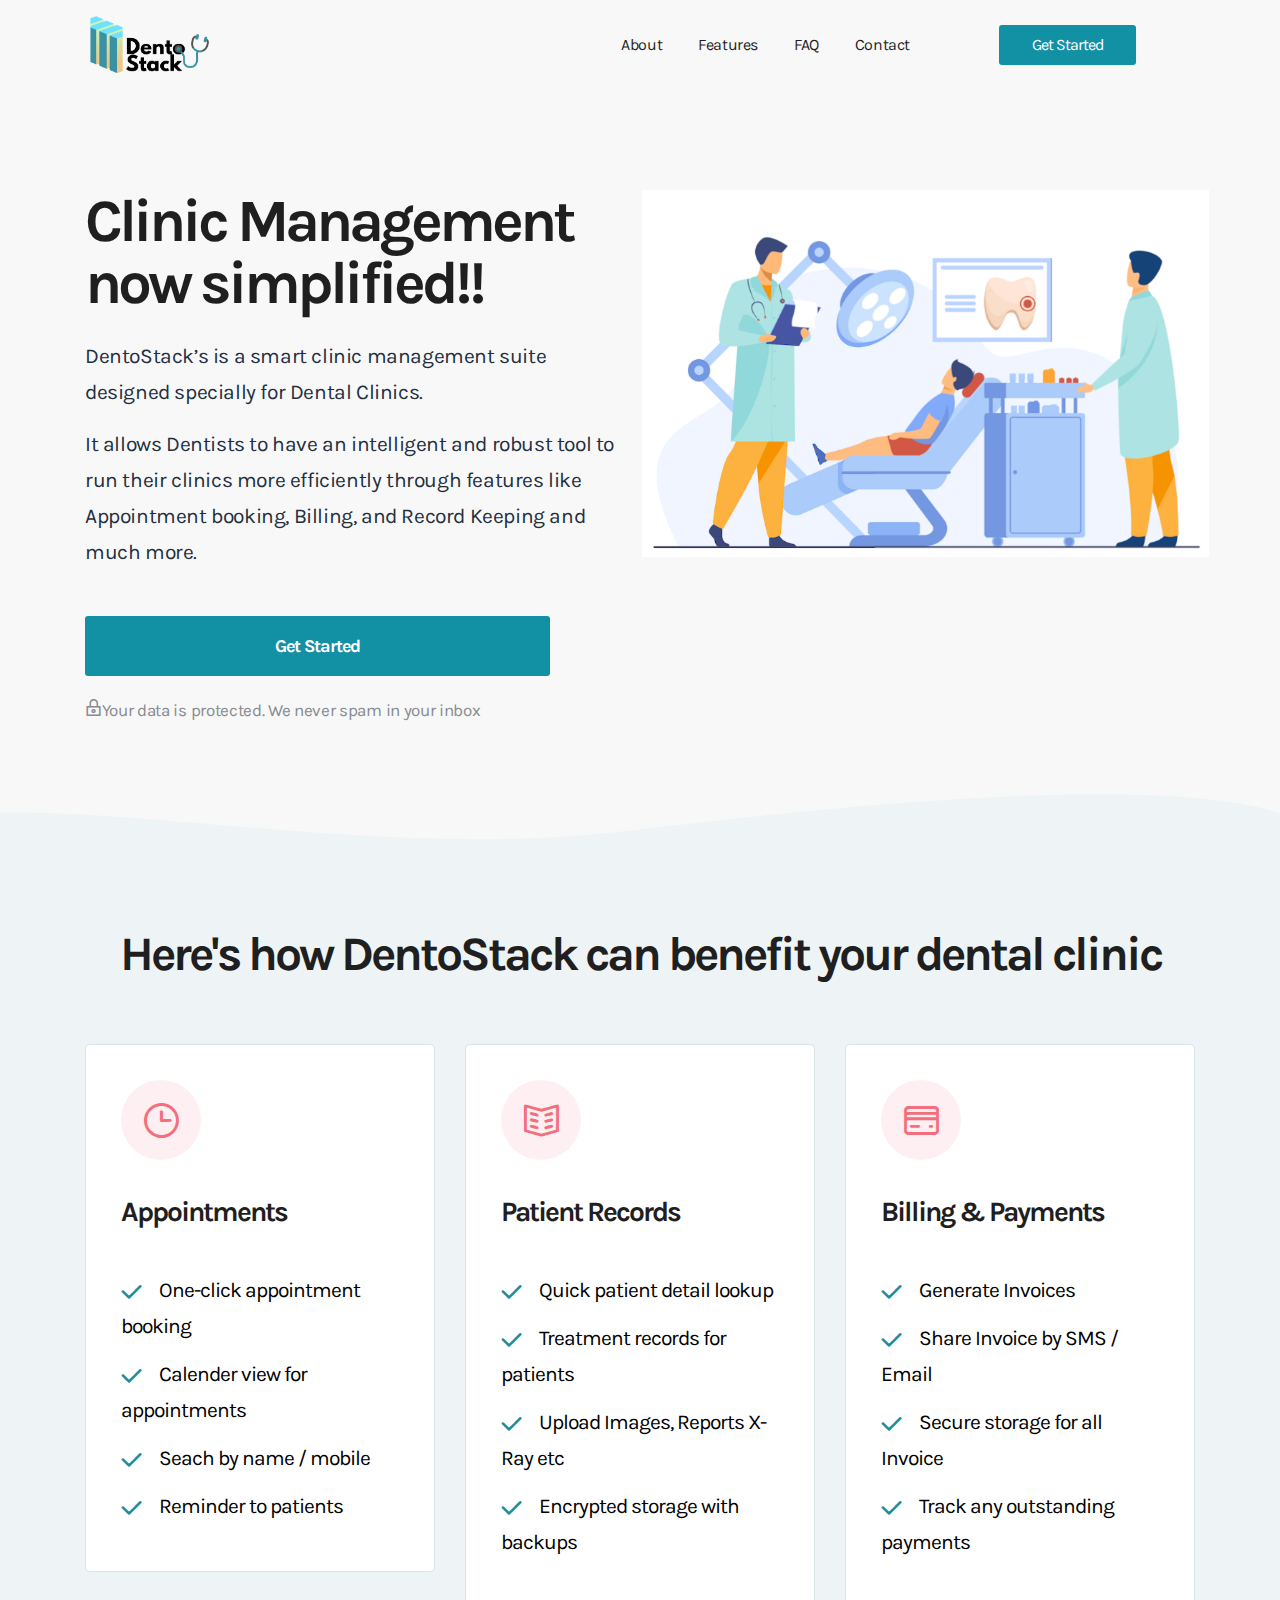
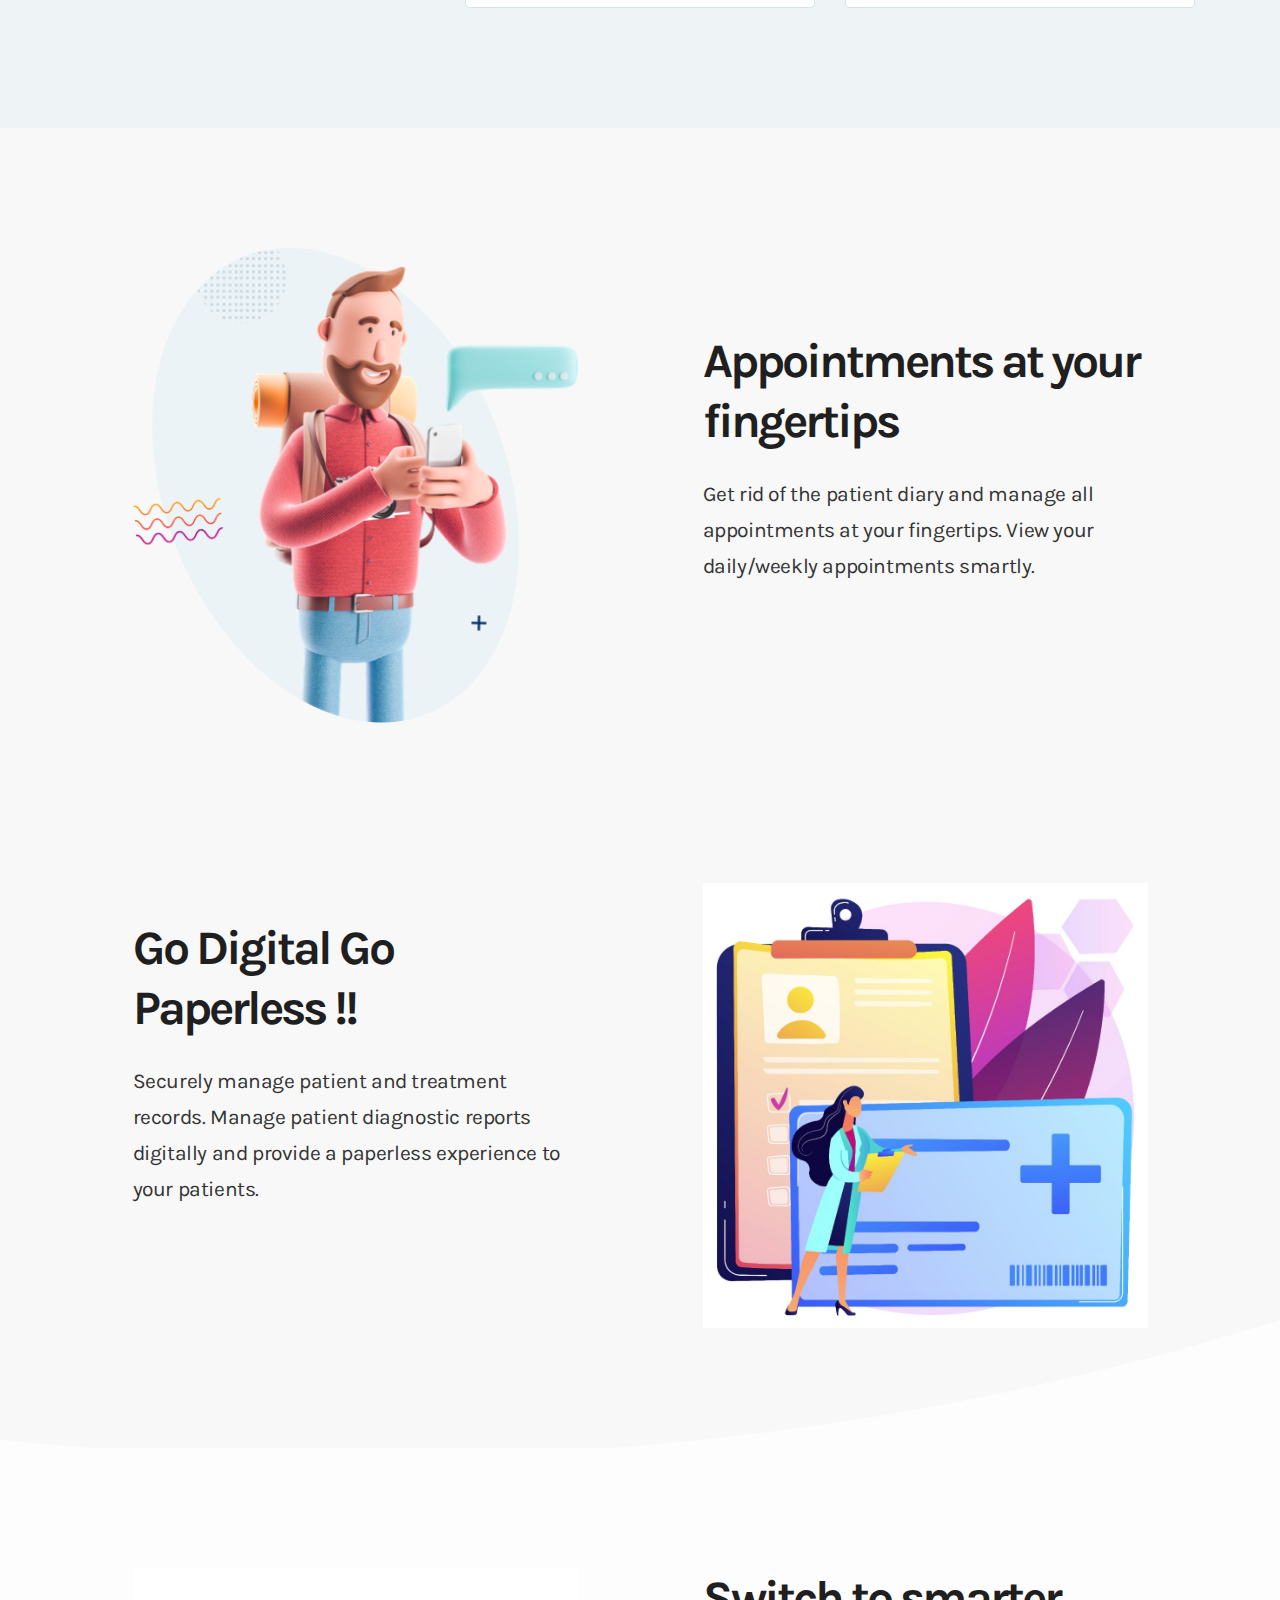
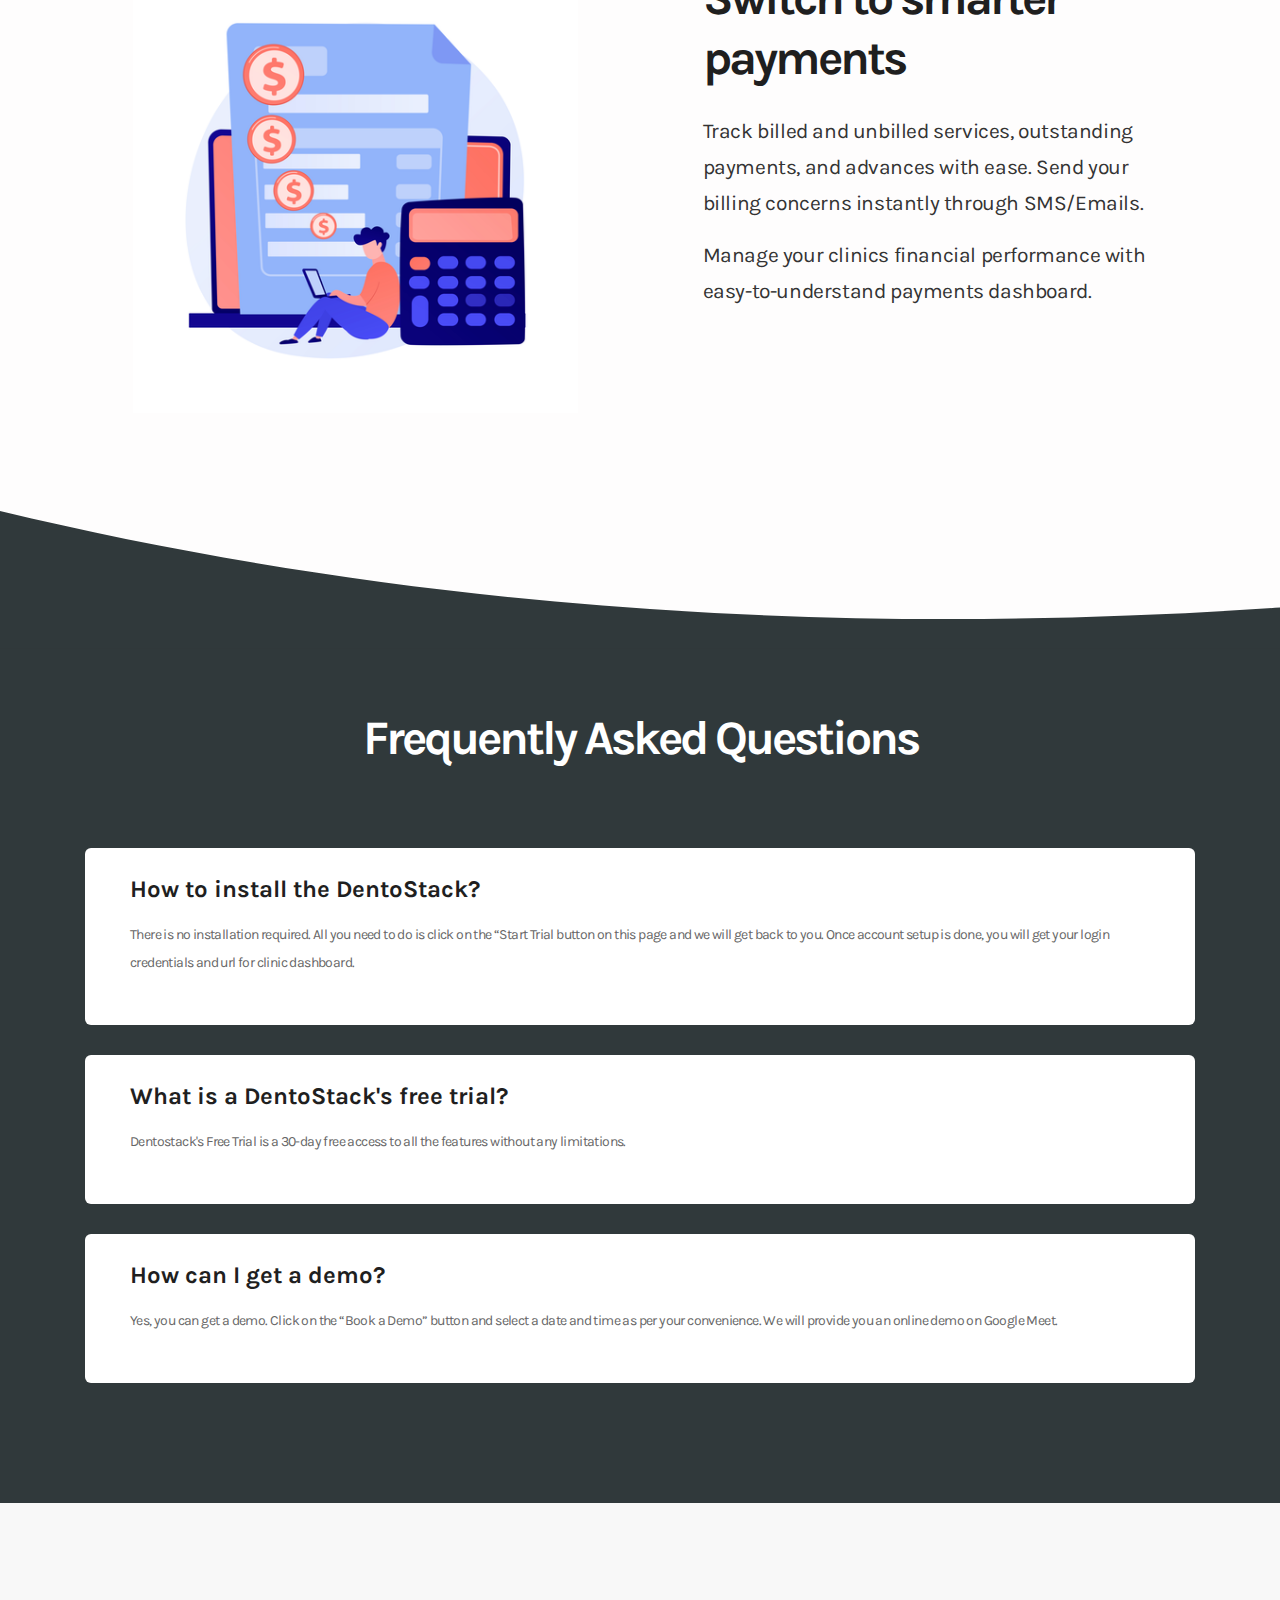
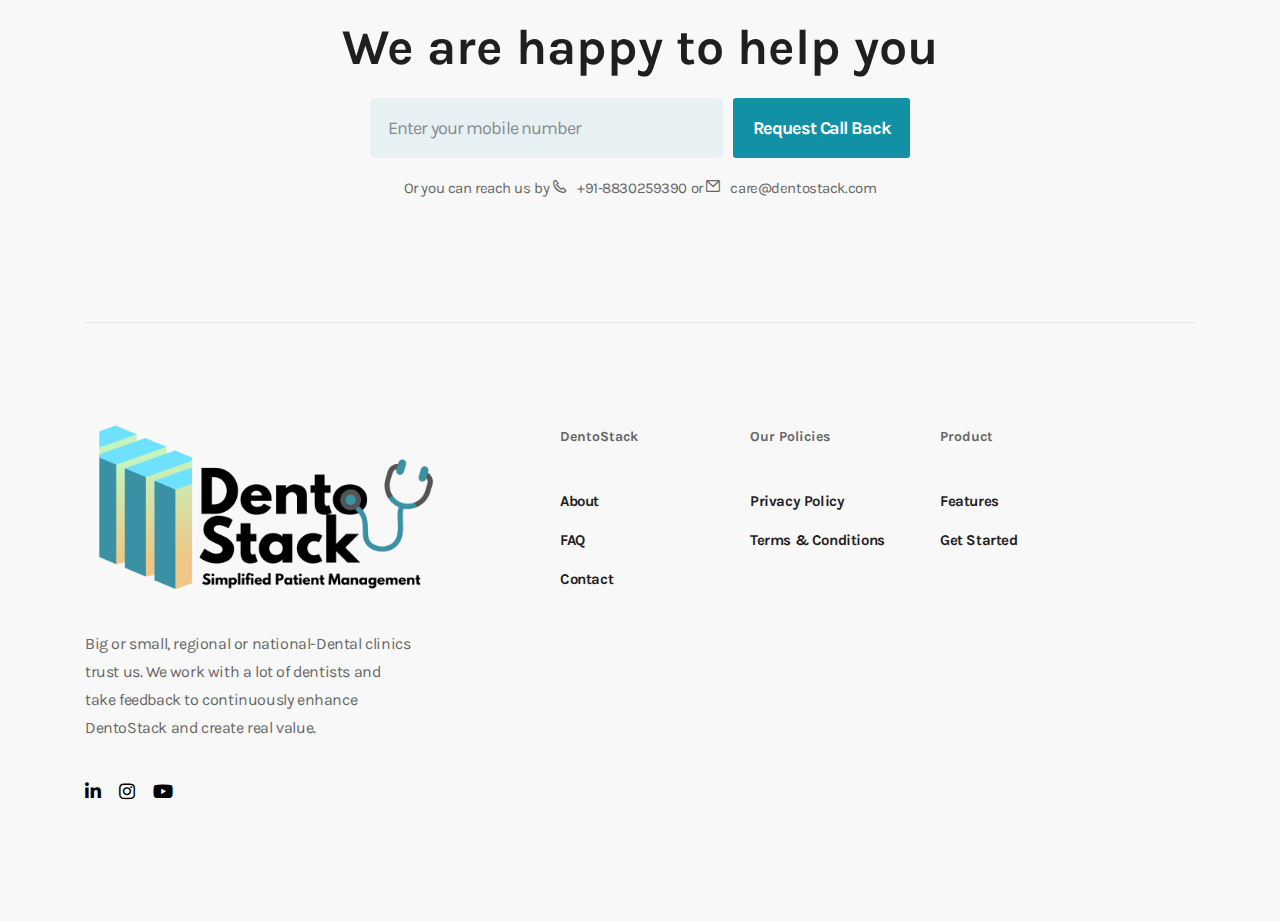
<file: index.html>
<!DOCTYPE html>
<html lang="en">

<head>
  <meta charset="UTF-8">
  <meta name="viewport" content="width=device-width, initial-scale=1.0">
  <meta http-equiv="X-UA-Compatible" content="ie=edge">
  <title>DentoStack - Clinic Management now simplified!!</title>
  <link rel="shortcut icon" type="image/png" href="image/favicon.png"/>
  <!-- Plugins CSS -->
  <link rel="stylesheet" href="./plugins/bootstrap-4.3.1/css/bootstrap.min.css">
  <link rel="stylesheet" href="./plugins/meanmenu/meanmenu.css">
  <!-- fonts -->
  <link rel="stylesheet" href="./fonts/ep-icon-fonts/css/style.css">
  <link rel="stylesheet" href="./fonts/fontawesome-5/css/all.min.css">
  <!-- Custom Stylesheet -->
  <link rel="stylesheet" href="./css/settings.css">
  <link rel="stylesheet" href="./css/style.css">
</head>

<body>
<div class="site-wrapper">
    <header class="site-header">
        <div class="container">
            <div class="row justify-content-center align-items-center position-relative">
                <div class="col-sm-3 col-6 col-lg-2 col-xl-2 order-lg-1">
                    <div class="brand">
                        <a href="index.html"><img src="image/main-logo.png" alt="" style="height:60px"/></a>
                    </div>
                </div>
                <div class="col-sm-8 col-lg-3 col-xl-3 d-none d-sm-block order-lg-3">
                    <div class="header-btns">
                      <!--
                        <div class="btn-1">
                            <a href="#">Demo</a>
                        </div>
                      -->
                        <div class="btn-2">
                            <a href="https://et0toe0vlt9.typeform.com/to/tsez9BEf">Get Started</a>
                        </div>
                    </div>
                </div>
                <!-- Menu Block -->
                <div class="col-sm-1 col-6 col-lg-7 col-xl-6  offset-xl-1 position-static order-lg-2">
                    <div class="main-navigation float-right">
                        <ul class="main-menu">
                          <!--
                            <li class="menu-item has-dropdown">
                                <a href="#features">Free Landing Pages</a>
                                    <ul class="menu-dropdown">
                                        <li class="single-item">
                                            <a href="../s01/index.html">
                                            <h3>Mobile Application</h3>
                                            <p>Best for Mobile App Presentation</p>
                                            </a>
                                        </li>
                                        <li class="single-item">
                                            <a href="../s02/index.html">
                                                <h3>Web Application</h3>
                                                <p>Best for Mobile App Presentation</p>
                                            </a>
                                        </li>
                                        <li class="single-item">
                                            <a href="../s03/index.html">
                                                <h3>SaaS Application</h3>
                                            <p>Best for Mobile App Presentation</p>
                                        </a>
                                        </li>
                                        <li class="single-item">
                                            <a href="../s04/index.html">
                                                    <h3> SaaS Subscription</h3>
                                                <p>Best for Mobile App Presentation</p>
                                            </a>
                                        </li>
                                    </ul>
                                </li>
                            -->
                            <li class="menu-item "><a href="about.html">About</a></li>

                            <li class="menu-item "><a href="#features">Features</a></li>

                            <li class="menu-item"><a href="#faq">FAQ</a></li>

                            <li class="menu-item"><a href="#trial">Contact</a></li>

                            </ul>
                    </div>
                    <div class="mobile-menu"></div>
                </div>
            </div>
        </div>
    </header>
  <!-- Hero Area  -->
  <section class="hero-area">
    <div class="container">
      <div class="row justify-content-center">
        <div class="col-lg-6 order-lg-2">
          <div class="hero-image">
            <img src="./image/dentist.png" alt="">
          </div>
        </div>
        <div class="col-lg-6 order-lg-1">
          <div class="hero-content">
            <h1>Clinic Management now simplified!!</h1>
            <p>
              DentoStack’s is a smart clinic management suite designed specially for Dental Clinics.
            </p>
            <p>
              It allows Dentists to have an intelligent and robust tool to run their clinics more efficiently
              through features like Appointment booking, Billing, and Record Keeping and much more.
            </p>
            <div class="hero-form">
              <form action="https://et0toe0vlt9.typeform.com/to/tsez9BEf">
                <div class="form-group">
                  <!--<input type="text" class="form-control" placeholder="Enter your email address">-->
                  <button class="submit-btn" style="width:100%">Get Started</button>
                </div>

                <p class="form-text"><i class="icon icon-lock"></i>Your data is protected. We never spam in your inbox</p>
                <!--<p class="form-text">Already using Shade? <a href="" class="link">Sign In</a></p>-->
              </form>
            </div>
          </div>
        </div>
      </div>

    </div>
  </section>

  <!-- Features Area  -->
  <section class="feature-section" id="features">
        <div class="shape">
                <img src="./image/landing-1-shape.svg" alt="">
          </div>
      <div class="container">
          <div class="section-title text-center">
              <h2>Here's how DentoStack can benefit your dental clinic</h2>
          </div>
          <div class="row mb-d-30">
              <div class="col-md-6 col-lg-4 mb--30">
                  <div class="feature-card">
                      <div class="card-icon">
                          <i class="icon icon-time-3"></i>
                      </div>
                      <div class="card-content">
                          <h3>Appointments</h3>
                          <ul class="content-list features">
                            <li><span><i class="icon icon-check-2"></i></span>One-click appointment booking</li>
                            <li><span><i class="icon icon-check-2"></i></span>Calender view for appointments</li>
                            <li><span><i class="icon icon-check-2"></i></span>Seach by name / mobile</li>
                            <li><span><i class="icon icon-check-2"></i></span>Reminder to patients</li>
                          </ul>
                      </div>
                  </div>
              </div>
              <div class="col-md-6 col-lg-4 mb--30">
                  <div class="feature-card">
                      <div class="card-icon">
                          <i class="icon icon-book-open-2"></i>
                      </div>
                      <div class="card-content">
                          <h3>Patient Records</h3>
                          <ul class="content-list features">
                            <li><span><i class="icon icon-check-2"></i></span>Quick patient detail lookup</li>
                            <li><span><i class="icon icon-check-2"></i></span>Treatment records for patients</li>
                            <li><span><i class="icon icon-check-2"></i></span>Upload Images, Reports X-Ray etc</li>
                            <li><span><i class="icon icon-check-2"></i></span>Encrypted storage with backups</li>
                          </ul>
                      </div>
                  </div>
              </div>
              <div class="col-md-6 col-lg-4 mb--30">
                  <div class="feature-card">
                      <div class="card-icon">
                          <i class="icon icon-credit-card"></i>
                      </div>
                      <div class="card-content">
                          <h3>Billing & Payments</h3>
                          <ul class="content-list features">
                            <li><span><i class="icon icon-check-2"></i></span>Generate Invoices</li>
                            <li><span><i class="icon icon-check-2"></i></span>Share Invoice by SMS / Email</li>
                            <li><span><i class="icon icon-check-2"></i></span>Secure storage for all Invoice</li>
                            <li><span><i class="icon icon-check-2"></i></span>Track any outstanding payments</li>
                          </ul>
                      </div>
                  </div>
              </div>
          </div>
      </div>

  </section>

  <!-- Features Area  -->
  <section class="content-section-01">
        <div class="container">
            <div class="row justify-content-center">
                <div class="col-xl-5  col-sm-6 col-10">
                    <div class="content-img">
                        <img src="./image/content-image-1.png" alt="">
                    </div>
                </div>

                <div class="col-xl-5 offset-xl-1 col-sm-6">
                    <div class="content-right-content">
                        <h2>Appointments at your fingertips</h2>
                        <p>
                          Get rid of the patient diary and manage all appointments at your fingertips. View your daily/weekly appointments smartly.
                        </p>
                        <!--
                        <div class="content-link">
                            <a href="">Learn more <i class="icon icon-minimal-right"></i></a>
                        </div>
                      -->
                    </div>
                </div>
            </div>
        </div>
    </section>
  <section class="content-section-02">
        <div class="container">
            <div class="row justify-content-center">
                <div class="col-xl-5 offset-xl-1 col-sm-6 col-10 order-sm-2">
                    <div class="content-img">
                        <img src="./image/content-image-2.png" alt="">
                    </div>
                </div>
                <div class="col-xl-5  col-sm-6 order-sm-1">
                    <div class="content-left-content">
                        <h2 style="margin-top: 35px">Go Digital Go Paperless !!</h2>
                        <p>
                            Securely manage patient and treatment records. Manage patient diagnostic reports digitally and provide a paperless experience to your patients.
                        </p>
                        <!--
                        <ul class="content-list">
                            <li>
                                <span><i class="icon icon-check-2"></i></span>Unlimited design
                                possibility
                            </li>
                            <li>
                                <span><i class="icon icon-check-2"></i></span>Completely
                                responsive
                            </li>
                            <li>
                                <span><i class="icon icon-check-2"></i></span>Easy to
                                customize
                            </li>
                        </ul>
                      -->
                    </div>
                </div>
            </div>
        </div>

    </section>
  <section class="content-section-03">
        <div class="shape">
                <img src="./image/landing-4.svg" alt="">
            </div>
        <div class="container">
            <div class="row justify-content-center">
                <div class="col-xl-5 col-lg-6 col-md-5 col-sm-6 col-10">
                    <div class="content-img">
                        <img src="./image/content-image-3.png" alt="">
                    </div>
                </div>
                <div class="col-xl-5  offset-xl-1 col-lg-6 col-md-7 col-sm-6 ">
                    <div class="content-left-content">
                        <h2>Switch to smarter payments</h2>
                        <p>
                          Track billed and unbilled services, outstanding payments, and advances with ease. Send your billing concerns instantly through SMS/Emails.
                        </p>
                        <p>
                          Manage your clinics financial performance with easy-to-understand payments dashboard.
                        </p>
                        <!--
                        <div class="content-bottom-part">
                          <p>Interested to see how it works? Schedule a free demo to get to learn everything you need to know.</p>
                          <div class="content-btn">
                            <a href="#" class="btn btn--primary">Schedule A Demo</a>
                          </div>
                        </div>
                      -->
                    </div>
                </div>
            </div>
        </div>

    </section>


    <!-- Pricing section -->
    <section class="pricing-section" id="faq">
        <div class="shape">
            <img src="./image/landing-2-shape.svg" alt="">
        </div>
        <div class="container">
            <div class="row justify-content-center">
                <div class="col-lg-8">
                    <div class="section-title text-center">
                        <h2>Frequently Asked Questions</h2>
                    </div>
                </div>
            </div>

            <div class="custom-tab-wrapper monthly" id="pricing-tab-7">
                <div class="row mb-d-30">

                    <div class="col-lg-12">
                        <div class="pricing-card">
                            <div class="card-head">
                                <h4 style="margin-bottom:20px">How to install the DentoStack?</h4>
                                <p>There is no installation required. All you need to do is click on the “Start Trial button on this page and we will get back to you.
                                    Once account setup is done, you will get your login credentials and url for clinic dashboard.</p>
                            </div>
                        </div>
                    </div>

                    <div class="col-lg-12">
                        <div class="pricing-card">
                            <div class="card-head">
                                <h4 style="margin-bottom:20px">What is a DentoStack's free trial?</h4>
                                <p>Dentostack's Free Trial is a 30-day free access to all the features without any limitations.</p>
                            </div>
                        </div>
                    </div>

                    <div class="col-lg-12">
                        <div class="pricing-card">
                            <div class="card-head">
                                <h4 style="margin-bottom:20px">How can I get a demo?</h4>
                                <p>Yes, you can get a demo. Click on the “Book a Demo” button and select a date and time as per your convenience. We will provide you an online demo on Google Meet.</p>
                            </div>
                        </div>
                    </div>

                  </div>
               </div>
             </div>
            <!--
            <div class="row">
                <div class="col-12">
                    <div class="btn--toggle-pricing" data-tab-target="#pricing-tab-7">
                        <p>Monthly</p>
                        <label class="switch">
                            <input type="checkbox">
                            <span class="slider round"></span>
                        </label>
                        <p>Yearly</p>
                    </div>
                </div>

            </div>
            <div class="custom-tab-wrapper monthly" id="pricing-tab-7">
                <div class="row mb-d-30">
                    <div class="col-lg-4">
                        <div class="pricing-card">

                            <div class="card-head">
                                <h6>Basic</h6>
                                <h2><span class="small-title">$</span><span class="big-txt" data-monthly='19'
                                    data-yearly='14'>19</span><span class="month" data-monthly='/month' data-yearly='/year'>/month</span></h2>
                                <p>Good for small business launching their products less then once a year</p>
                            </div>

                            <div class="card-content">
                                <ul class="pricing-list">
                                    <li><span><i class="icon icon-check-2"></i></span>Unlimited Blocks</li>
                                    <li><span><i class="icon icon-check-2"></i></span>5GB Clould Storages</li>
                                    <li class="disable-opt"><span><i class="icon icon-check-2"></i></span>Custom Domain
                                        Names</li>
                                    <li class="disable-opt"><span><i class="icon icon-check-2"></i></span>Unlimited
                                        Emails
                                    </li>
                                </ul>
                                <div class="card-btn">
                                    <a href="" class="btn btn--primary">Start Free Trial</a>
                                </div>
                                <p>No credit card required</p>
                            </div>
                        </div>
                    </div>

                    <div class="col-lg-4">
                        <div class="pricing-card active">

                            <div class="card-head">
                                <h6>Pro</h6>
                                <span class="card-badge">Popular</span>
                                <h2><span class="small-title">$</span><span class="big-txt" data-monthly='29'
                                    data-yearly='25'>29</span><span class="month" data-monthly='/month' data-yearly='/year'>/month</span></h2>
                                <p>Good for small business launching their products less then once a year</p>
                            </div>


                            <div class="card-content">
                                <ul class="pricing-list">
                                    <li><span><i class="icon icon-check-2"></i></span>Unlimited Blocks</li>
                                    <li><span><i class="icon icon-check-2"></i></span>5GB Clould Storages</li>
                                    <li><span><i class="icon icon-check-2"></i></span>Custom Domain Names</li>
                                    <li class="disable-opt"><span><i class="icon icon-check-2"></i></span>Unlimited
                                        Emails
                                    </li>
                                </ul>
                                <div class="card-btn">
                                    <a href="" class="btn btn--primary">Start Free Trial</a>
                                </div>
                                <p>No credit card required</p>
                            </div>
                        </div>
                    </div>


                    <div class="col-lg-4">
                        <div class="pricing-card">

                            <div class="card-head">
                                <h6>Exclusive</h6>
                                <h2><span class="small-title">$</span><span class="big-txt" data-monthly='59'
                                    data-yearly='49'>59</span><span class="month" data-monthly='/month' data-yearly='/year'>/month</span></h2>
                                <p>Good for small business launching their products less then once a year</p>
                            </div>


                            <div class="card-content">
                                <ul class="pricing-list">
                                    <li><span><i class="icon icon-check-2"></i></span>Unlimited Blocks</li>
                                    <li><span><i class="icon icon-check-2"></i></span>5GB Clould Storages</li>
                                    <li><span><i class="icon icon-check-2"></i></span>Custom Domain Names</li>
                                    <li><span><i class="icon icon-check-2"></i></span>Unlimited Emails</li>
                                </ul>
                                <div class="card-btn">
                                    <a href="" class="btn btn--primary">Start Free Trial</a>
                                </div>
                                <p>No credit card required</p>
                            </div>
                        </div>
                    </div>
                    <div class="col-12">
                        <div class="pricing-extra-info">
                            <p><span>Still confused?</span><a href="#">Check our full feature list</a></p>
                        </div>
                    </div>
                </div>
              -->
            </div>
        </div>
    </section>

<!-- Footer Section 06 -->
<div class="footer-section" id="trial">
    <div class="container">
        <div class="footer-newsletter-section">
            <div class="row justify-content-center">
                <div class="col-lg-10 col-xl-8">
                    <div class="footer-newsletter-content">
                        <h1>We are happy to help you</h1>
                    </div>
                </div>
                <div class="col-lg-7 col-xl-6">
                    <div class="footer-newsletter-form">
                      <form action="https://submit-form.com/jmIz0BAY">
                            <div class="form-group">
                              <input name="mobile" type="phone" class="form-control" placeholder="Enter your mobile number">
                              <button class="submit-btn">Request Call Back</button>
                            </div>
                            <p class="form-text">Or you can reach us by <i class="icon icon-phone-2"></i> +91-8830259390 or <i class="icon icon-email-84"></i> care@dentostack.com</p>
                      </form>
                    </div>
                </div>
            </div>
          </div>

          <div class="row margin-decrese">
            <div class="col-xl-4 col-lg-5 col-margin">
              <div class="single-footer">
                <div class="footer-title">
                  <img src="image/full-logo.png" alt="" >
                </div>
                <div class="footer-text">
                  <p>Big or small, regional or national-Dental clinics trust us. We work with a lot of dentists and take feedback to continuously enhance DentoStack and create real value.</p>
                </div>
                <ul class="footer-social-list">
                    <li>
                      <a href="https://www.linkedin.com/company/dentostack">
                        <i class="fab fa-linkedin-in"></i>
                      </a>
                    </li>
                    <li>
                        <a href="https://www.instagram.com/dento_stack">
                          <i class="fab fa-instagram"></i>
                        </a>
                      </li>
                      <li>
                          <a href="https://www.youtube.com/channel/UCDBTofgXpd8KMIvKczQ5BnA">
                            <i class="fab fa-youtube"></i>
                          </a>
                        </li>
                  </ul>
              </div>
            </div>
            <div class="col-lg-2 col-sm-4 col-6 offset-lg-1 col-margin">
                <div class="single-footer">
                    <div class="footer-title">
                        <h6>DentoStack</h6>
                      </div>
                      <ul class="footer-list">
                        <li><a href="about.html">About</a></li>
                        <li><a href="#faq">FAQ</a></li>
                        <li><a href="#trial">Contact</a></li>
                      </ul>
                </div>
            </div>
            <div class="col-lg-2 col-sm-4 col-6 col-margin">
                <div class="single-footer">
                    <div class="footer-title">
                        <h6>Our Policies</h6>
                      </div>
                      <ul class="footer-list">
                        <li><a href="privacy.html">Privacy Policy</a></li>
                        <li><a href="#">Terms & Conditions</a></li>
                      </ul>
                </div>
            </div>
            <div class="col-lg-2 col-sm-4 col-margin">
                <div class="single-footer">
                    <div class="footer-title">
                        <h6>Product</h6>
                      </div>
                      <ul class="footer-list">
                        <li><a href="#features"> Features</a></li>
                        <li><a href="https://et0toe0vlt9.typeform.com/to/tsez9BEf"> Get Started</a></li>
                      </ul>
                </div>
            </div>
          </div>
    </div>
  </div>
</div>
  <!-- Vendor JS-->
  <script src="./plugins/jquery/jquery.min.js"></script>
  <script src="./plugins/jquery/jquery-migrate.min.js"></script>
  <script src="./plugins/bootstrap-4.3.1/js/bootstrap.bundle.js"></script>
  <script src="./plugins/meanmenu/jquery.meanmenu.js"></script>
  <!-- Plugins JS -->
  <script src="./js/active.js"></script>
</body>

</html>
</file>
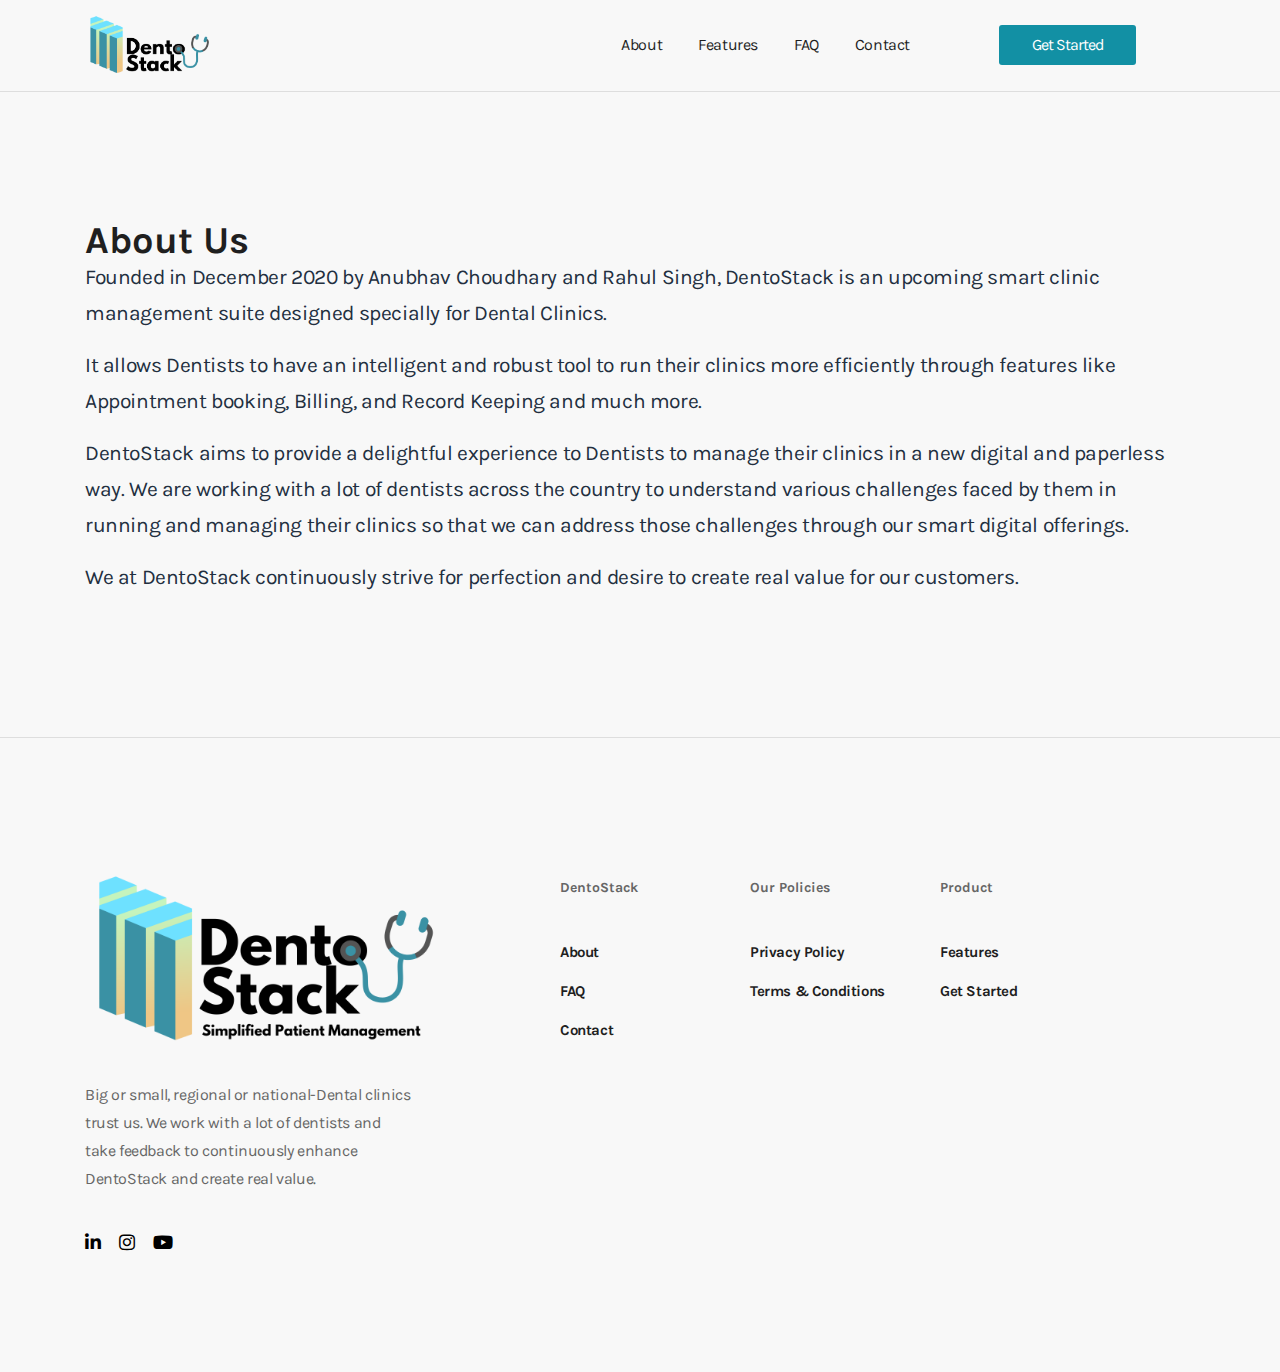
<file: about.html>
<!DOCTYPE html>
<html lang="en">

<head>
  <meta charset="UTF-8">
  <meta name="viewport" content="width=device-width, initial-scale=1.0">
  <meta http-equiv="X-UA-Compatible" content="ie=edge">
  <title>DentoStack - Clinic Management now simplified!!</title>
  <link rel="shortcut icon" type="image/png" href="image/favicon.png"/>
  <!-- Plugins CSS -->
  <link rel="stylesheet" href="./plugins/bootstrap-4.3.1/css/bootstrap.min.css">
  <link rel="stylesheet" href="./plugins/meanmenu/meanmenu.css">
  <!-- fonts -->
  <link rel="stylesheet" href="./fonts/ep-icon-fonts/css/style.css">
  <link rel="stylesheet" href="./fonts/fontawesome-5/css/all.min.css">
  <!-- Custom Stylesheet -->
  <link rel="stylesheet" href="./css/settings.css">
  <link rel="stylesheet" href="./css/style.css">
</head>

<body>
<div class="site-wrapper">
    <header class="site-header">
        <div class="container">
            <div class="row justify-content-center align-items-center position-relative">
                <div class="col-sm-3 col-6 col-lg-2 col-xl-2 order-lg-1">
                    <div class="brand">
                        <a href="index.html"><img src="image/main-logo.png" alt="" style="height:60px"/></a>
                    </div>
                </div>
                <div class="col-sm-8 col-lg-3 col-xl-3 d-none d-sm-block order-lg-3">
                    <div class="header-btns">
                      <!--
                        <div class="btn-1">
                            <a href="#">Demo</a>
                        </div>
                      -->
                        <div class="btn-2">
                            <a href="https://et0toe0vlt9.typeform.com/to/tsez9BEf">Get Started</a>
                        </div>
                    </div>
                </div>
                <!-- Menu Block -->
                <div class="col-sm-1 col-6 col-lg-7 col-xl-6  offset-xl-1 position-static order-lg-2">
                    <div class="main-navigation float-right">
                        <ul class="main-menu">
                          <!--
                            <li class="menu-item has-dropdown">
                                <a href="#features">Free Landing Pages</a>
                                    <ul class="menu-dropdown">
                                        <li class="single-item">
                                            <a href="../s01/index.html">
                                            <h3>Mobile Application</h3>
                                            <p>Best for Mobile App Presentation</p>
                                            </a>
                                        </li>
                                        <li class="single-item">
                                            <a href="../s02/index.html">
                                                <h3>Web Application</h3>
                                                <p>Best for Mobile App Presentation</p>
                                            </a>
                                        </li>
                                        <li class="single-item">
                                            <a href="../s03/index.html">
                                                <h3>SaaS Application</h3>
                                            <p>Best for Mobile App Presentation</p>
                                        </a>
                                        </li>
                                        <li class="single-item">
                                            <a href="../s04/index.html">
                                                    <h3> SaaS Subscription</h3>
                                                <p>Best for Mobile App Presentation</p>
                                            </a>
                                        </li>
                                    </ul>
                                </li>
                            -->
                            <li class="menu-item "><a href="about.html">About</a></li>

                            <li class="menu-item "><a href="index.html#features">Features</a></li>

                            <li class="menu-item"><a href="index.html#faq">FAQ</a></li>

                            <li class="menu-item"><a href="index.html#trial">Contact</a></li>

                            </ul>
                    </div>
                    <div class="mobile-menu"></div>
                </div>
            </div>
        </div>
    </header>
  <!-- Hero Area  -->
  <hr/>
  <section class="hero-area">
    <div class="container">
      <div class="row justify-content-center">
        <div class="col-lg-12 order-lg-1">
          <div class="hero-content">
            <h2>About Us</h2>
            <p>
              Founded  in  December  2020  by  Anubhav  Choudhary  and  Rahul  Singh, DentoStack is an upcoming smart clinic management suite designed specially for Dental Clinics.
            </p>
            <p>
              It allows Dentists to have an intelligent and robust tool to run their clinics more efficiently  through  features  like  Appointment  booking,  Billing,  and  Record Keeping and much more.
            </p>
            <p>
              DentoStack aims to provide a delightful experience to Dentists to manage their clinics in a new digital and paperless way. We are working with a lot of dentists across the country to understand various challenges faced by them in running and managing their clinics so that we can address those challenges through our smart digital offerings.
            </p>
            <p>
              We at DentoStack continuously strive for perfection and desire to create real value for our customers.
            </p>
          </div>
        </div>
      </div>

    </div>
  </section>
  <hr/>

<!-- Footer Section 06 -->
<div class="footer-section" id="trial">
    <div class="container">
          <div class="row margin-decrese">
            <div class="col-xl-4 col-lg-5 col-margin">
              <div class="single-footer">
                <div class="footer-title">
                  <img src="image/full-logo.png" alt="" >
                </div>
                <div class="footer-text">
                  <p>Big or small, regional or national-Dental clinics trust us. We work with a lot of dentists and take feedback to continuously enhance DentoStack and create real value.</p>
                </div>
                <ul class="footer-social-list">
                    <li>
                      <a href="https://www.linkedin.com/company/dentostack">
                        <i class="fab fa-linkedin-in"></i>
                      </a>
                    </li>
                    <li>
                        <a href="https://www.instagram.com/dento_stack">
                          <i class="fab fa-instagram"></i>
                        </a>
                      </li>
                      <li>
                          <a href="https://www.youtube.com/channel/UCDBTofgXpd8KMIvKczQ5BnA">
                            <i class="fab fa-youtube"></i>
                          </a>
                        </li>
                  </ul>
              </div>
            </div>
            <div class="col-lg-2 col-sm-4 col-6 offset-lg-1 col-margin">
                <div class="single-footer">
                    <div class="footer-title">
                        <h6>DentoStack</h6>
                      </div>
                      <ul class="footer-list">
                        <li><a href="about.html">About</a></li>
                        <li><a href="index.html#faq">FAQ</a></li>
                        <li><a href="index.html#trial">Contact</a></li>
                      </ul>
                </div>
            </div>
            <div class="col-lg-2 col-sm-4 col-6 col-margin">
                <div class="single-footer">
                    <div class="footer-title">
                        <h6>Our Policies</h6>
                      </div>
                      <ul class="footer-list">
                        <li><a href="privacy.html">Privacy Policy</a></li>
                        <li><a href="">Terms & Conditions</a></li>
                      </ul>
                </div>
            </div>
            <div class="col-lg-2 col-sm-4 col-margin">
                <div class="single-footer">
                    <div class="footer-title">
                        <h6>Product</h6>
                      </div>
                      <ul class="footer-list">
                        <li><a href="index.html#features"> Features</a></li>
                        <li><a href="https://et0toe0vlt9.typeform.com/to/tsez9BEf"> Get Started</a></li>
                      </ul>
                </div>
            </div>
          </div>
    </div>
  </div>
</div>
  <!-- Vendor JS-->
  <script src="./plugins/jquery/jquery.min.js"></script>
  <script src="./plugins/jquery/jquery-migrate.min.js"></script>
  <script src="./plugins/bootstrap-4.3.1/js/bootstrap.bundle.js"></script>
  <script src="./plugins/meanmenu/jquery.meanmenu.js"></script>
  <!-- Plugins JS -->
  <script src="./js/active.js"></script>
</body>

</html>
</file>
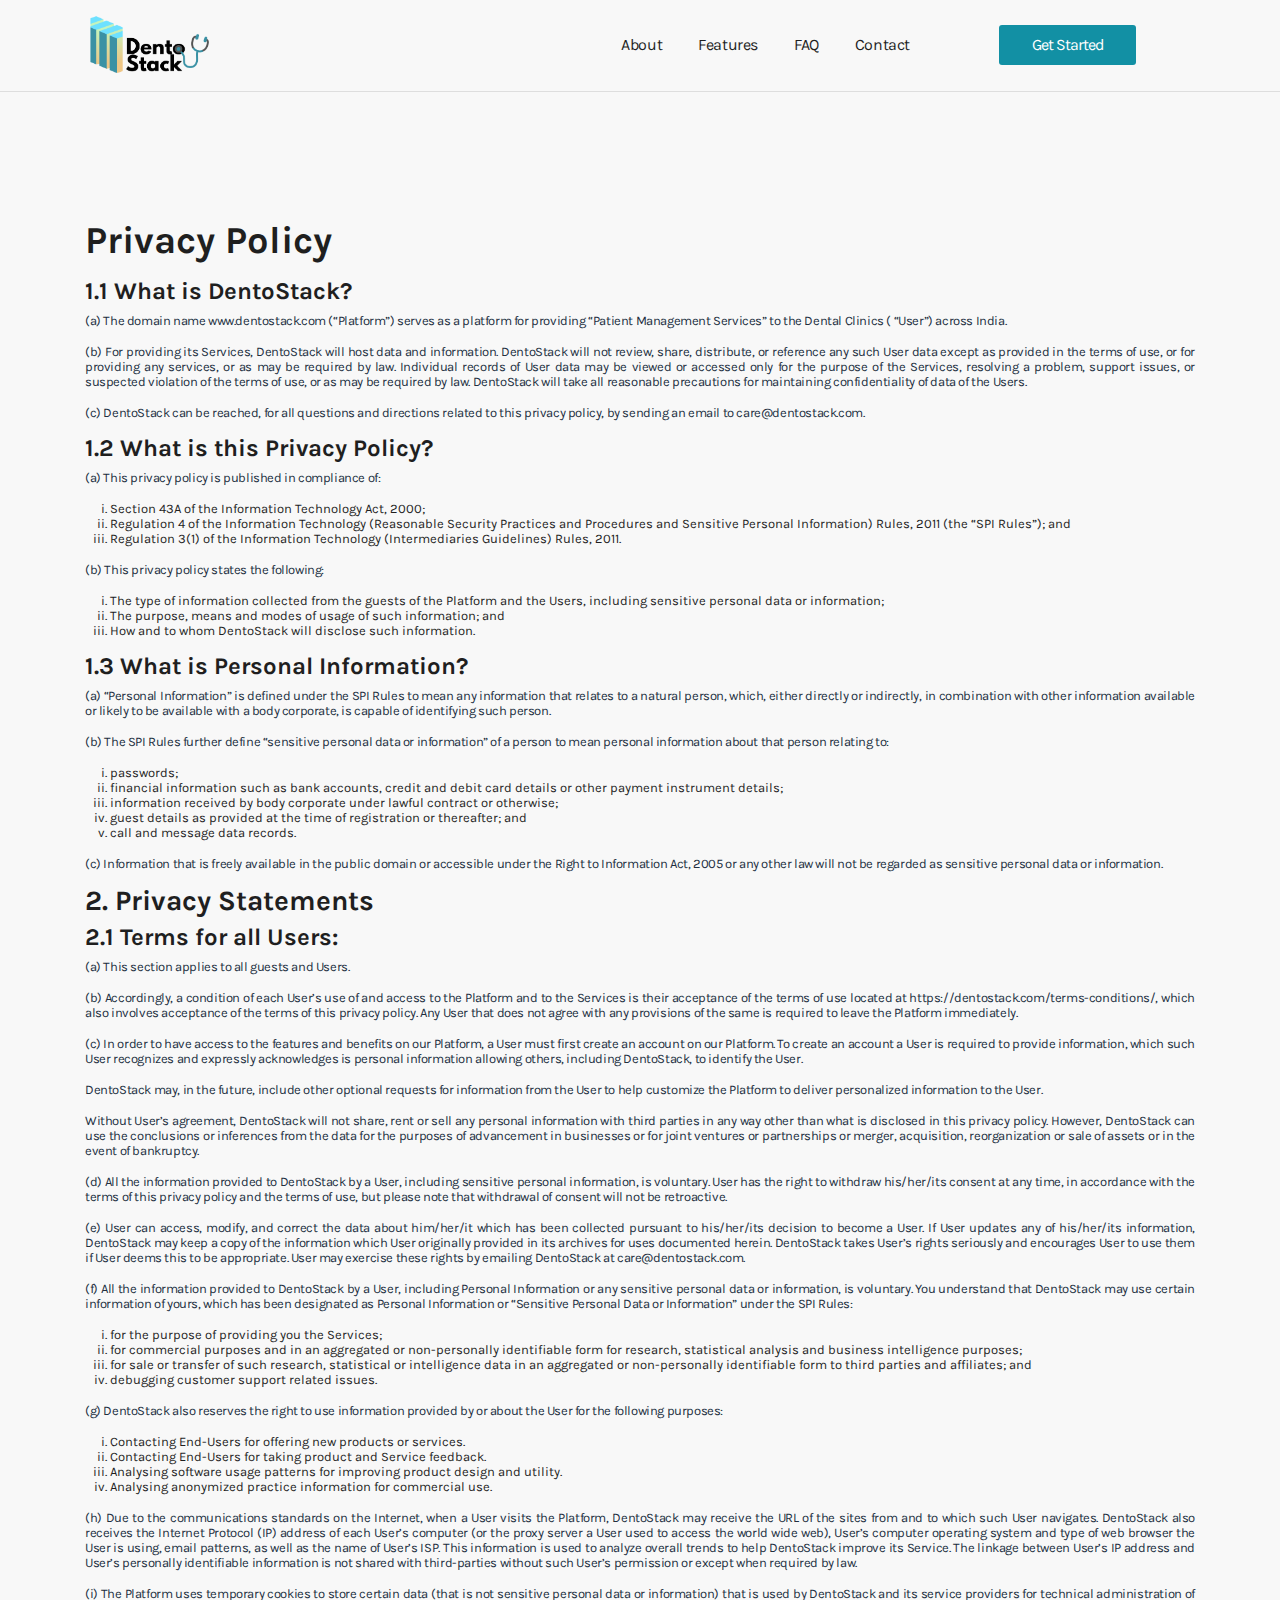
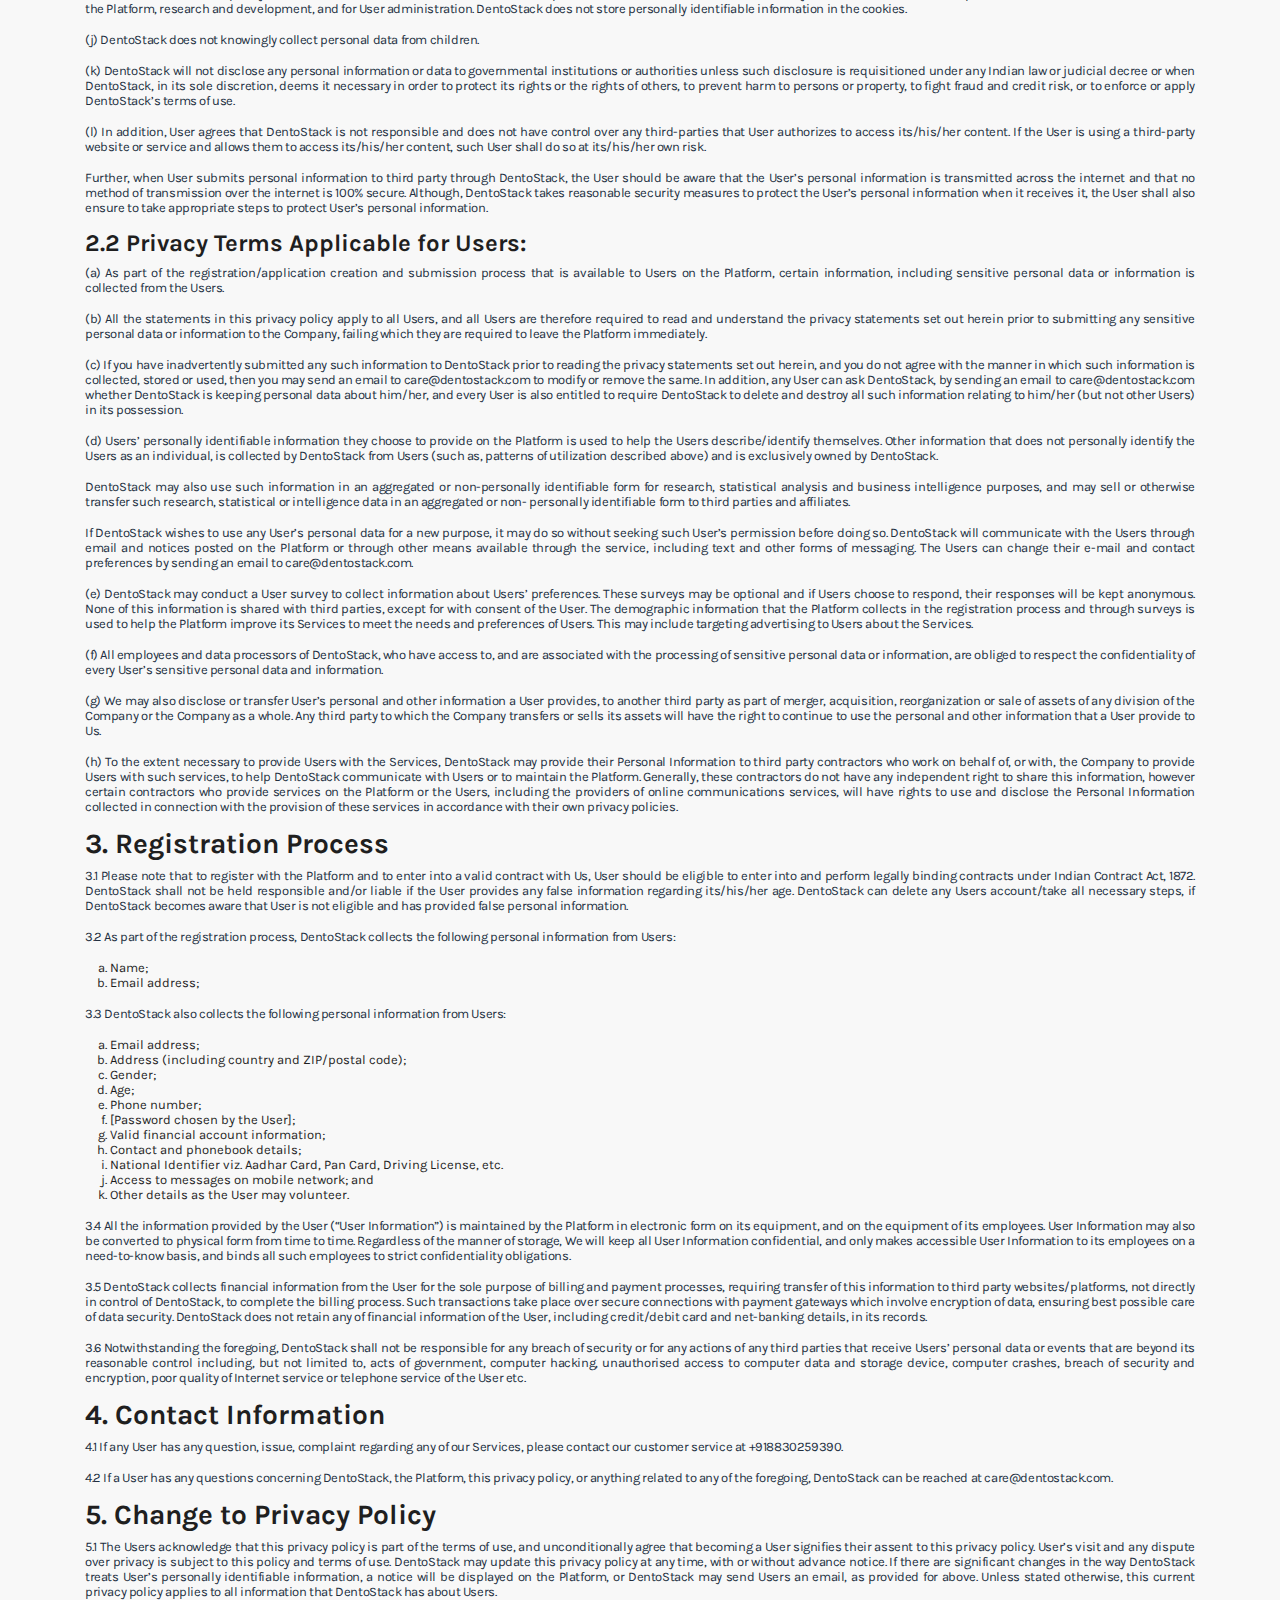
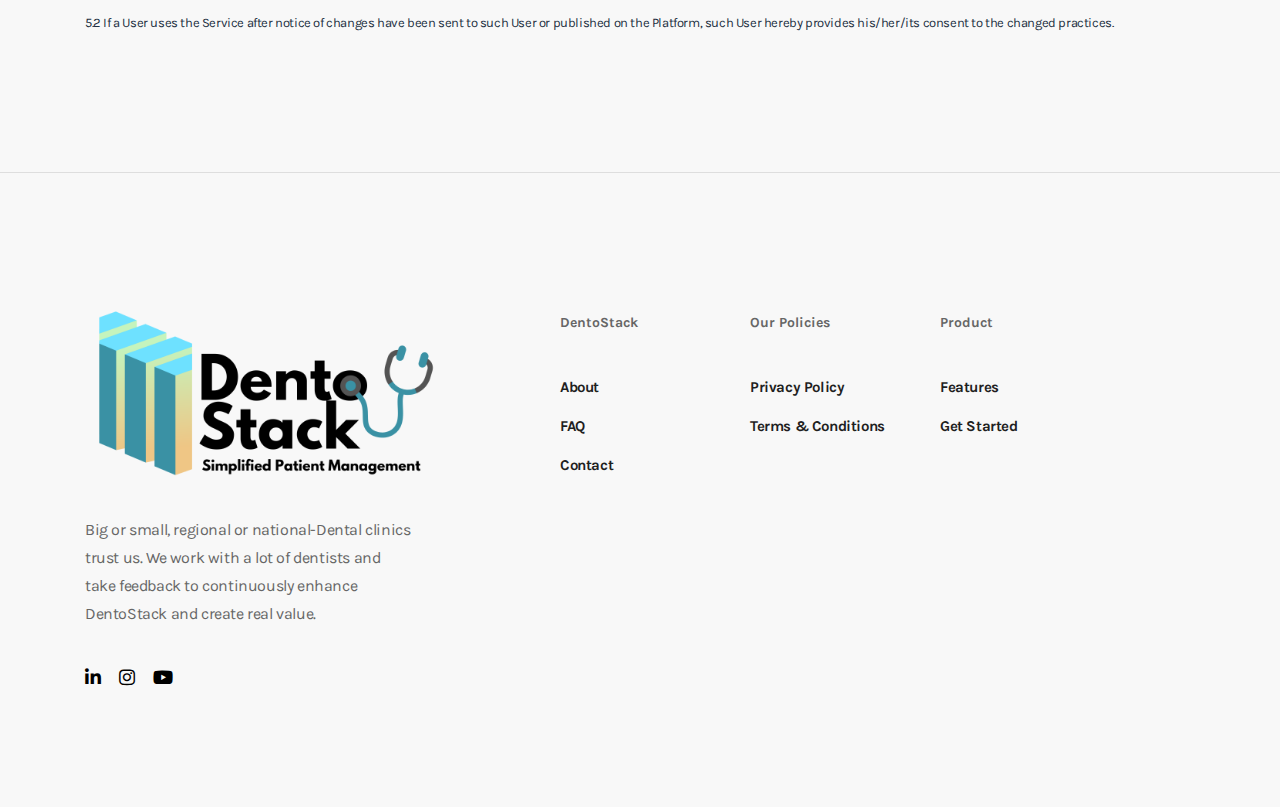
<file: privacy.html>
<!DOCTYPE html>
<html lang="en">

<head>
  <meta charset="UTF-8">
  <meta name="viewport" content="width=device-width, initial-scale=1.0">
  <meta http-equiv="X-UA-Compatible" content="ie=edge">
  <title>DentoStack - Clinic Management now simplified!!</title>
  <link rel="shortcut icon" type="image/png" href="image/favicon.png"/>
  <!-- Plugins CSS -->
  <link rel="stylesheet" href="./plugins/bootstrap-4.3.1/css/bootstrap.min.css">
  <link rel="stylesheet" href="./plugins/meanmenu/meanmenu.css">
  <!-- fonts -->
  <link rel="stylesheet" href="./fonts/ep-icon-fonts/css/style.css">
  <link rel="stylesheet" href="./fonts/fontawesome-5/css/all.min.css">
  <!-- Custom Stylesheet -->
  <link rel="stylesheet" href="./css/settings.css">
  <link rel="stylesheet" href="./css/style.css">
  <style>
  .policy>p,ol {
    text-align:justify;
    font-size: small!important;
    line-height: normal!important;
  }
  </style>
</head>

<body>
<div class="site-wrapper">
    <header class="site-header">
        <div class="container">
            <div class="row justify-content-center align-items-center position-relative">
                <div class="col-sm-3 col-6 col-lg-2 col-xl-2 order-lg-1">
                    <div class="brand">
                        <a href="index.html"><img src="image/main-logo.png" alt="" style="height:60px"/></a>
                    </div>
                </div>
                <div class="col-sm-8 col-lg-3 col-xl-3 d-none d-sm-block order-lg-3">
                    <div class="header-btns">
                      <!--
                        <div class="btn-1">
                            <a href="#">Demo</a>
                        </div>
                      -->
                        <div class="btn-2">
                            <a href="https://et0toe0vlt9.typeform.com/to/tsez9BEf">Get Started</a>
                        </div>
                    </div>
                </div>
                <!-- Menu Block -->
                <div class="col-sm-1 col-6 col-lg-7 col-xl-6  offset-xl-1 position-static order-lg-2">
                    <div class="main-navigation float-right">
                        <ul class="main-menu">
                          <!--
                            <li class="menu-item has-dropdown">
                                <a href="#features">Free Landing Pages</a>
                                    <ul class="menu-dropdown">
                                        <li class="single-item">
                                            <a href="../s01/index.html">
                                            <h3>Mobile Application</h3>
                                            <p>Best for Mobile App Presentation</p>
                                            </a>
                                        </li>
                                        <li class="single-item">
                                            <a href="../s02/index.html">
                                                <h3>Web Application</h3>
                                                <p>Best for Mobile App Presentation</p>
                                            </a>
                                        </li>
                                        <li class="single-item">
                                            <a href="../s03/index.html">
                                                <h3>SaaS Application</h3>
                                            <p>Best for Mobile App Presentation</p>
                                        </a>
                                        </li>
                                        <li class="single-item">
                                            <a href="../s04/index.html">
                                                    <h3> SaaS Subscription</h3>
                                                <p>Best for Mobile App Presentation</p>
                                            </a>
                                        </li>
                                    </ul>
                                </li>
                            -->
                            <li class="menu-item "><a href="about.html">About</a></li>

                            <li class="menu-item "><a href="index.html#features">Features</a></li>

                            <li class="menu-item"><a href="index.html#faq">FAQ</a></li>

                            <li class="menu-item"><a href="index.html#trial">Contact</a></li>

                            </ul>
                    </div>
                    <div class="mobile-menu"></div>
                </div>
            </div>
        </div>
    </header>
  <!-- Hero Area  -->
  <hr/>
  <section class="hero-area">
    <div class="container">
      <div class="row justify-content-center">
        <div class="col-lg-12 order-lg-1">
          <div class="hero-content policy">
            <h2 style="margin-bottom:20px">Privacy Policy</h2>
            <h4 style="margin-bottom:10px">1.1 What is DentoStack?</h4>
            <p>
              (a) The domain name www.dentostack.com (“Platform”) serves as a platform for  providing  “Patient  Management  Services”  to  the  Dental  Clinics  (  “User”) across India.
            </p>
            <p>
              (b)  For  providing  its  Services,  DentoStack  will  host  data  and  information. DentoStack will not review, share, distribute, or reference any such User data except as provided in the terms of use, or for providing any services, or as may be required by law. Individual records of User data may be viewed or accessed only  for  the  purpose  of  the  Services,  resolving  a  problem,  support  issues,  or suspected  violation  of  the  terms  of  use,  or  as  may  be  required  by  law. DentoStack will take all reasonable precautions for maintaining confidentiality of data of the Users.
            </p>
            <p>
              (c) DentoStack can be reached, for all questions and directions related to this privacy policy, by sending an email to care@dentostack.com.
            </p>

            <h4 style="margin-bottom:10px">1.2 What is this Privacy Policy?</h4>
            <p >
              (a) This privacy policy is published in compliance of:
            </p>
            <ol style='margin-left:25px' type='i'>
              <li> Section 43A of the Information Technology Act, 2000;</li>
              <li> Regulation 4 of the Information Technology (Reasonable Security Practices and  Procedures  and  Sensitive  Personal  Information)  Rules,  2011  (the  “SPI Rules”); and</li>
              <li> Regulation 3(1) of the Information Technology (Intermediaries Guidelines) Rules, 2011.</li>
            </ol>
            <p >
              (b) This privacy policy states the following:
            </p>
            <ol style='margin-left:25px' type='i'>
              <li> The type of information collected from the guests of the Platform and the Users, including sensitive personal data or information;</li>
              <li> The purpose, means and modes of usage of such information; and </li>
              <li> How and to whom DentoStack will disclose such information.</li>
            </ol>

            <h4 style="margin-bottom:10px">1.3 What is Personal Information?</h4>
            <p>
              (a)  “Personal  Information”  is  defined  under  the  SPI  Rules  to  mean  any information that relates to a natural person, which, either directly or indirectly, in combination with other information available or likely to be available with a body corporate, is capable of identifying such person.
            </p>
            <p>
              (b) The SPI Rules further define “sensitive personal data or information” of a person to mean personal information about that person relating to:
            </p>
            <ol style='margin-left:25px' type='i'>
              <li> passwords;</li>
              <li> financial information such as bank accounts, credit and debit card details or other payment instrument details;</li>
              <li> information received by body corporate under lawful contract or otherwise;</li>
              <li> guest details as provided at the time of registration or thereafter; and </li>
              <li> call and message data records.</li>
            </ol>
            <p>
              (c) Information that is freely available in the public domain or accessible under the  Right  to  Information  Act,  2005  or  any  other  law  will  not  be  regarded  as sensitive personal data or information.
            </p>

            <h3 style="margin-bottom:10px">2. Privacy Statements</h3>
            <h4 style="margin-bottom:10px">2.1 Terms for all Users:</h4>
            <p>
              (a) This section applies to all guests and Users.
            </p>
            <p>
              (b) Accordingly, a condition of each User’s use of and access to the Platform and  to  the  Services  is  their  acceptance  of  the  terms  of  use  located  at https://dentostack.com/terms-conditions/,  which  also  involves  acceptance  of the  terms  of  this  privacy  policy.  Any  User  that  does  not  agree  with  any provisions of the same is required to leave the Platform immediately.
            </p>
            <p>
              (c) In order to have access to the features and benefits on our Platform, a User must first create an account on our Platform. To create an account a User is required  to  provide  information,  which  such  User  recognizes  and  expressly acknowledges is personal information allowing others, including DentoStack, to identify the User.
            </p>
            <p>
              DentoStack may, in the future, include other optional requests for information from the User to help customize the Platform to deliver personalized information to the User.
            </p>
            <p>
              Without User’s agreement, DentoStack will not share, rent or sell any personal information with third parties in any way other than what is disclosed in this privacy policy. However, DentoStack can use the conclusions or inferences from the data for the purposes of advancement in businesses or for joint ventures or partnerships or merger, acquisition, reorganization or sale of assets or in the event of bankruptcy.
            </p>
            <p>
              (d)  All  the  information  provided  to  DentoStack  by  a  User,  including  sensitive personal  information,  is  voluntary.  User  has  the  right  to  withdraw  his/her/its consent at any time, in accordance with the terms of this privacy policy and the terms of use, but please note that withdrawal of consent will not be retroactive.
            </p>
            <p>
              (e) User can access, modify, and correct the data about him/her/it which has been  collected  pursuant  to  his/her/its  decision  to  become  a  User.  If  User updates  any  of  his/her/its  information,  DentoStack  may  keep  a  copy  of  the information which User originally provided in its archives for uses documented herein.  DentoStack  takes  User’s  rights  seriously  and  encourages  User  to  use them if User deems this to be appropriate. User may exercise these rights by emailing DentoStack at care@dentostack.com.
            </p>
            <p>
              (f)  All  the  information  provided  to  DentoStack  by  a  User,  including  Personal Information  or  any  sensitive  personal  data  or  information,  is  voluntary.  You understand that DentoStack may use certain information of yours, which has been  designated  as  Personal  Information  or  “Sensitive  Personal  Data  or Information” under the SPI Rules:
            </p>
            <ol style='margin-left:25px' type='i'>
              <li> for the purpose of providing you the Services;</li>
              <li> for commercial purposes and in an aggregated or non-personally identifiable form for research, statistical analysis and business intelligence purposes;</li>
              <li> for sale or transfer of such research, statistical or intelligence data in an aggregated or non-personally identifiable form to third parties and affiliates; and</li>
              <li> debugging customer support related issues.</li>
            </ol>
            <p>
              (g) DentoStack also reserves the right to use information provided by or about the User for the following purposes:
            </p>
            <ol style='margin-left:25px' type='i'>
              <li> Contacting End-Users for offering new products or services.</li>
              <li> Contacting End-Users for taking product and Service feedback.</li>
              <li> Analysing software usage patterns for improving product design and utility.</li>
              <li> Analysing anonymized practice information for commercial use.</li>
            </ol>
            <p>
              (h) Due to the communications standards on the Internet, when a User visits the Platform, DentoStack may receive the URL of the sites from and to which such  User  navigates.  DentoStack  also  receives  the  Internet  Protocol  (IP) address of each User’s computer (or the proxy server a User used to access the world wide web), User’s computer operating system and type of web browser the  User  is  using,  email  patterns,  as  well  as  the  name  of  User’s  ISP.  This information  is  used  to  analyze  overall  trends  to  help  DentoStack  improve  its Service.  The  linkage  between  User’s  IP  address  and  User’s  personally identifiable  information  is  not  shared  with  third-parties  without  such  User’s permission or except when required by law.
            </p>
            <p>
              (i) The  Platform  uses  temporary  cookies  to  store  certain  data  (that  is  not sensitive  personal  data  or  information)  that  is  used  by  DentoStack  and  its service  providers  for  technical  administration  of  the  Platform,  research  and development, and for User administration. DentoStack does not store personally identifiable information in the cookies.
            </p>
            <p>
              (j) DentoStack does not knowingly collect personal data from children.
            </p>
            <p>
              (k)   DentoStack   will   not   disclose   any   personal   information   or   data   to governmental institutions or authorities unless such disclosure is requisitioned under  any  Indian  law  or  judicial  decree  or  when  DentoStack,  in  its  sole discretion,  deems  it  necessary  in  order  to  protect  its  rights  or  the  rights  of others, to prevent harm to persons or property, to fight fraud and credit risk, or to enforce or apply DentoStack’s terms of use.
            </p>
            <p>
              (l)  In  addition,  User  agrees  that  DentoStack  is  not  responsible  and  does  not have  control  over  any  third-parties  that  User  authorizes  to  access  its/his/her content. If the User is using a third-party website or service and allows them to access its/his/her content, such User shall do so at its/his/her own risk.
            </p>
            <p>
              Further,  when  User  submits  personal  information  to  third  party  through DentoStack, the User should be aware that the User’s personal information is transmitted  across  the  internet  and  that  no  method  of  transmission  over  the internet  is  100%  secure.  Although,  DentoStack  takes  reasonable  security measures  to  protect  the  User’s  personal  information  when  it  receives  it,  the User  shall  also  ensure  to  take  appropriate  steps  to  protect  User’s  personal information.
            </p>
            <h4 style="margin-bottom:10px">2.2 Privacy Terms Applicable for Users:</h4>
            <p>
              (a) As part of the registration/application creation and submission process that is  available  to  Users  on  the  Platform,  certain  information,  including  sensitive personal data or information is collected from the Users.
            </p>
            <p>
              (b) All the statements in this privacy policy apply to all Users, and all Users are therefore required to read and understand the privacy statements set out herein prior to submitting any sensitive personal data or information to the Company, failing which they are required to leave the Platform immediately.
            </p>
            <p>
              (c)  If  you  have  inadvertently  submitted  any  such  information  to  DentoStack prior to reading the privacy statements set out herein, and you do not agree with the manner in which such information is collected, stored or used, then you may send an email to care@dentostack.com to modify or remove the same. In   addition,   any   User   can   ask   DentoStack,   by   sending   an   email to care@dentostack.com whether  DentoStack  is  keeping  personal  data  about him/her,  and  every  User  is  also  entitled  to  require  DentoStack  to  delete  and destroy  all  such  information  relating  to  him/her  (but  not  other  Users)  in  its possession.
            </p>
            <p>
              (d)  Users’  personally  identifiable  information  they  choose  to  provide  on  the Platform  is  used  to  help  the  Users  describe/identify  themselves.  Other information  that  does  not  personally  identify  the  Users  as  an  individual,  is collected by DentoStack from Users (such as, patterns of utilization described above) and is exclusively owned by DentoStack.
            </p>
            <p>
              DentoStack may also use such information in an aggregated or non-personally identifiable  form  for  research,  statistical  analysis  and  business  intelligence purposes,  and  may  sell  or  otherwise  transfer  such  research,  statistical  or intelligence data in an aggregated or non- personally identifiable form to third parties and affiliates.
            </p>
            <p>
              If DentoStack wishes to use any User’s personal data for a new purpose, it may do so without seeking such User’s permission before doing so. DentoStack will communicate with the Users through email and notices posted on the Platform or through other means available through the service, including text and other forms of messaging. The Users can change their e-mail and contact preferences by sending an email to care@dentostack.com.
            </p>
            <p>
              (e) DentoStack may conduct a User survey to collect information about Users’ preferences. These surveys may be optional and if Users choose to respond, their responses will be kept anonymous. None of this information is shared with third parties, except for with consent of the User. The demographic information that  the  Platform  collects  in  the  registration  process  and  through  surveys  is used  to  help  the  Platform  improve  its  Services  to  meet  the  needs  and preferences of Users. This may include targeting advertising to Users about the Services.
            </p>
            <p>
              (f) All employees and data processors of DentoStack, who have access to, and are  associated  with  the  processing  of  sensitive  personal  data  or  information, are obliged to respect the confidentiality of every User’s sensitive personal data and information.
            </p>
            <p>
              (g) We may also disclose or transfer User’s personal and other information a User   provides,   to   another   third   party   as   part   of   merger,   acquisition, reorganization or sale of assets of any division of the Company or the Company as a whole. Any third party to which the Company transfers or sells its assets will have the right to continue to use the personal and other information that a User provide to Us.
            </p>
            <p>
              (h) To the extent necessary to provide Users with the Services, DentoStack may provide their Personal Information to third party contractors who work on behalf of,  or  with,  the  Company  to  provide  Users  with  such  services,  to  help DentoStack  communicate  with  Users  or  to  maintain  the  Platform.  Generally,  these contractors do not have any independent right to share this information, however certain contractors who provide services on the Platform or the Users, including the providers of online communications services, will have rights to use  and  disclose  the  Personal  Information  collected  in  connection  with  the provision of these services in accordance with their own privacy policies.
            </p>
            <h3 style="margin-bottom:10px">3. Registration Process</h3>
            <p>
              3.1 Please  note  that  to  register  with  the  Platform  and  to  enter  into  a  valid contract  with  Us,  User  should  be  eligible  to  enter  into  and  perform  legally binding contracts under Indian Contract Act, 1872. DentoStack shall not be held responsible and/or liable if the User provides any false information regarding its/his/her  age.  DentoStack  can  delete  any  Users  account/take  all  necessary steps, if DentoStack becomes aware that User is not eligible and has provided false personal information.
            </p>
            <p>
              3.2 As  part  of  the  registration  process,  DentoStack  collects  the  following personal information from Users:
            </p>
            <ol style='margin-left:25px' type='a'>
              <li> Name;</li>
              <li> Email address;</li>
            </ol>
            <p>
              3.3 DentoStack also collects the following personal information from Users:
            </p>
            <ol style='margin-left:25px' type='a'>
              <li> Email address;</li>
              <li> Address (including country and ZIP/postal code);</li>
              <li> Gender;</li>
              <li> Age;</li>
              <li> Phone number;</li>
              <li> [Password chosen by the User];</li>
              <li> Valid financial account information;</li>
              <li> Contact and phonebook details;</li>
              <li> National Identifier viz. Aadhar Card, Pan Card, Driving License, etc.</li>
              <li> Access to messages on mobile network; and</li>
              <li> Other details as the User may volunteer.</li>
            </ol>
            <p>
              3.4 All the information provided by the User (“User Information”) is maintained by the Platform in electronic form on its equipment, and on the equipment of its employees. User Information may also be converted to physical form from time  to  time.  Regardless  of  the  manner  of  storage,  We  will  keep  all  User Information  confidential,  and  only  makes  accessible  User  Information  to  its employees  on  a  need-to-know  basis,  and  binds  all  such  employees  to  strict confidentiality obligations.
            </p>
            <p>
              3.5 DentoStack collects financial information from the User for the sole purpose of billing and payment processes, requiring transfer of this information to third party websites/platforms, not directly in control of DentoStack, to complete the billing  process.  Such  transactions  take  place  over  secure  connections  with payment  gateways  which  involve  encryption  of  data,  ensuring  best  possible care of data security. DentoStack does not retain any of financial information of the User, including credit/debit card and net-banking details, in its records.
            </p>
            <p>
              3.6 Notwithstanding the foregoing, DentoStack shall not be responsible for any breach  of  security  or  for  any  actions  of  any  third  parties  that  receive  Users’ personal data or events that are beyond its reasonable control including, but not limited to, acts of government, computer hacking, unauthorised access to computer data and storage device, computer crashes, breach of security and encryption, poor quality of Internet service or telephone service of the User etc.
            </p>
            <h3 style="margin-bottom:10px">4. Contact Information</h3>
            <p>
              4.1 If  any  User  has  any  question,  issue,  complaint  regarding  any  of  our Services, please contact our customer service at +918830259390.
            </p>
            <p>
              4.2 If  a  User  has  any  questions  concerning  DentoStack,  the  Platform,  this privacy policy, or anything related to any of the foregoing, DentoStack can be reached at care@dentostack.com.
            </p>
            <h3 style="margin-bottom:10px">5. Change to Privacy Policy</h3>
            <p>
              5.1 The Users acknowledge that this privacy policy is part of the terms of use, and  unconditionally  agree  that  becoming  a  User  signifies  their  assent  to  this privacy policy. User’s visit and any dispute over privacy is subject to this policy and terms of use. DentoStack may update this privacy policy at any time, with or  without  advance  notice.  If  there  are  significant  changes  in  the  way DentoStack  treats  User’s  personally  identifiable  information,  a  notice  will  be displayed on the Platform, or DentoStack may send Users an email, as provided for  above.  Unless  stated  otherwise,  this  current  privacy  policy  applies  to  all information that DentoStack has about Users.
            </p>
            <p>
              5.2 If a User uses the Service after notice of changes have been sent to such User  or  published  on  the  Platform,  such  User  hereby  provides  his/her/its consent to the changed practices.
            </p>
          </div>
        </div>
      </div>

    </div>
  </section>
  <hr/>

<!-- Footer Section 06 -->
<div class="footer-section" id="trial">
    <div class="container">
          <div class="row margin-decrese">
            <div class="col-xl-4 col-lg-5 col-margin">
              <div class="single-footer">
                <div class="footer-title">
                  <img src="image/full-logo.png" alt="" >
                </div>
                <div class="footer-text">
                  <p>Big or small, regional or national-Dental clinics trust us. We work with a lot of dentists and take feedback to continuously enhance DentoStack and create real value.</p>
                </div>
                <ul class="footer-social-list">
                    <li>
                      <a href="https://www.linkedin.com/company/dentostack">
                        <i class="fab fa-linkedin-in"></i>
                      </a>
                    </li>
                    <li>
                        <a href="https://www.instagram.com/dento_stack">
                          <i class="fab fa-instagram"></i>
                        </a>
                      </li>
                      <li>
                          <a href="https://www.youtube.com/channel/UCDBTofgXpd8KMIvKczQ5BnA">
                            <i class="fab fa-youtube"></i>
                          </a>
                        </li>
                  </ul>
              </div>
            </div>
            <div class="col-lg-2 col-sm-4 col-6 offset-lg-1 col-margin">
                <div class="single-footer">
                    <div class="footer-title">
                        <h6>DentoStack</h6>
                      </div>
                      <ul class="footer-list">
                        <li><a href="about.html">About</a></li>
                        <li><a href="index.html#faq">FAQ</a></li>
                        <li><a href="index.html#trail">Contact</a></li>
                      </ul>
                </div>
            </div>
            <div class="col-lg-2 col-sm-4 col-6 col-margin">
                <div class="single-footer">
                    <div class="footer-title">
                        <h6>Our Policies</h6>
                      </div>
                      <ul class="footer-list">
                        <li><a href="privacy.html">Privacy Policy</a></li>
                        <li><a href="">Terms & Conditions</a></li>
                      </ul>
                </div>
            </div>
            <div class="col-lg-2 col-sm-4 col-margin">
                <div class="single-footer">
                    <div class="footer-title">
                        <h6>Product</h6>
                      </div>
                      <ul class="footer-list">
                        <li><a href="index.html#features"> Features</a></li>
                        <li><a href="https://et0toe0vlt9.typeform.com/to/tsez9BEf"> Get Started</a></li>
                      </ul>
                </div>
            </div>
          </div>
    </div>
  </div>
</div>
  <!-- Vendor JS-->
  <script src="./plugins/jquery/jquery.min.js"></script>
  <script src="./plugins/jquery/jquery-migrate.min.js"></script>
  <script src="./plugins/bootstrap-4.3.1/js/bootstrap.bundle.js"></script>
  <script src="./plugins/meanmenu/jquery.meanmenu.js"></script>
  <!-- Plugins JS -->
  <script src="./js/active.js"></script>
</body>

</html>
</file>
<file: fonts/ep-icon-fonts/css/style.css>
/*--------------------------------

ep Web Font
Generated using nucleoapp.com

-------------------------------- */
@font-face {
  font-family: 'ep';
  src: url('../fonts/ep.eot');
  src: url('../fonts/ep.eot') format('embedded-opentype'), url('../fonts/ep.woff2') format('woff2'), url('../fonts/ep.woff') format('woff'), url('../fonts/ep.ttf') format('truetype'), url('../fonts/ep.svg') format('svg');
  font-weight: normal;
  font-style: normal;
}
/*------------------------
	base class definition
-------------------------*/
.icon {
  display: inline-block;
  font: normal normal normal 1em/1 'ep';
  speak: none;
  text-transform: none;
  /* Better Font Rendering */
  -webkit-font-smoothing: antialiased;
  -moz-osx-font-smoothing: grayscale;
}
/*------------------------
  change icon size
-------------------------*/
/* relative units */
.icon-sm {
  font-size: 0.8em;
}
.icon-lg {
  font-size: 1.2em;
}
/* absolute units */
.icon-16 {
  font-size: 16px;
}
.icon-32 {
  font-size: 32px;
}
/*----------------------------------
  add a square/circle background
-----------------------------------*/
.icon-bg-square,
.icon-bg-circle {
  padding: 0.35em;
  background-color: #eee;
}
.icon-bg-circle {
  border-radius: 50%;
}
/*------------------------------------
  use icons as list item markers
-------------------------------------*/
.icon-ul {
  padding-left: 0;
  list-style-type: none;
}
.icon-ul > li {
  display: flex;
  align-items: flex-start;
  line-height: 1.4;
}
.icon-ul > li > .icon {
  margin-right: 0.4em;
  line-height: inherit;
}
/*------------------------
  spinning icons
-------------------------*/
.icon-is-spinning {
  -webkit-animation: icon-spin 2s infinite linear;
  -moz-animation: icon-spin 2s infinite linear;
  animation: icon-spin 2s infinite linear;
}
@-webkit-keyframes icon-spin {
  0% {
    -webkit-transform: rotate(0deg);
  }
  100% {
    -webkit-transform: rotate(360deg);
  }
}
@-moz-keyframes icon-spin {
  0% {
    -moz-transform: rotate(0deg);
  }
  100% {
    -moz-transform: rotate(360deg);
  }
}
@keyframes icon-spin {
  0% {
    -webkit-transform: rotate(0deg);
    -moz-transform: rotate(0deg);
    -ms-transform: rotate(0deg);
    -o-transform: rotate(0deg);
    transform: rotate(0deg);
  }
  100% {
    -webkit-transform: rotate(360deg);
    -moz-transform: rotate(360deg);
    -ms-transform: rotate(360deg);
    -o-transform: rotate(360deg);
    transform: rotate(360deg);
  }
}
/*------------------------
  rotated/flipped icons
-------------------------*/
.icon-rotate-90 {
  filter: progid:DXImageTransform.Microsoft.BasicImage(rotation=1);
  -webkit-transform: rotate(90deg);
  -moz-transform: rotate(90deg);
  -ms-transform: rotate(90deg);
  -o-transform: rotate(90deg);
  transform: rotate(90deg);
}
.icon-rotate-180 {
  filter: progid:DXImageTransform.Microsoft.BasicImage(rotation=2);
  -webkit-transform: rotate(180deg);
  -moz-transform: rotate(180deg);
  -ms-transform: rotate(180deg);
  -o-transform: rotate(180deg);
  transform: rotate(180deg);
}
.icon-rotate-270 {
  filter: progid:DXImageTransform.Microsoft.BasicImage(rotation=3);
  -webkit-transform: rotate(270deg);
  -moz-transform: rotate(270deg);
  -ms-transform: rotate(270deg);
  -o-transform: rotate(270deg);
  transform: rotate(270deg);
}
.icon-flip-y {
  filter: progid:DXImageTransform.Microsoft.BasicImage(rotation=0);
  -webkit-transform: scale(-1, 1);
  -moz-transform: scale(-1, 1);
  -ms-transform: scale(-1, 1);
  -o-transform: scale(-1, 1);
  transform: scale(-1, 1);
}
.icon-flip-x {
  filter: progid:DXImageTransform.Microsoft.BasicImage(rotation=2);
  -webkit-transform: scale(1, -1);
  -moz-transform: scale(1, -1);
  -ms-transform: scale(1, -1);
  -o-transform: scale(1, -1);
  transform: scale(1, -1);
}
/*------------------------
	icons
-------------------------*/

.icon-cloud-download-95::before {
  content: "\ea02";
}

.icon-home-minimal::before {
  content: "\ea03";
}

.icon-single-04::before {
  content: "\ea04";
}

.icon-users-mm::before {
  content: "\ea05";
}

.icon-webpage::before {
  content: "\ea06";
}

.icon-layout-25::before {
  content: "\ea07";
}

.icon-analytics::before {
  content: "\ea08";
}

.icon-chart-pie-36::before {
  content: "\ea09";
}

.icon-chart-bar-33::before {
  content: "\ea0a";
}

.icon-single-copy-06::before {
  content: "\ea0b";
}

.icon-home::before {
  content: "\ea0c";
}

.icon-single-content-03::before {
  content: "\ea0d";
}

.icon-bell-53::before {
  content: "\ea0e";
}

.icon-email-84::before {
  content: "\ea0f";
}

.icon-send::before {
  content: "\ea10";
}

.icon-at-sign::before {
  content: "\ea11";
}

.icon-attach-87::before {
  content: "\ea12";
}

.icon-edit-72::before {
  content: "\ea13";
}

.icon-tail-right::before {
  content: "\ea14";
}

.icon-minimal-right::before {
  content: "\ea15";
}

.icon-tail-left::before {
  content: "\ea16";
}

.icon-minimal-left::before {
  content: "\ea17";
}

.icon-tail-up::before {
  content: "\ea18";
}

.icon-minimal-up::before {
  content: "\ea19";
}

.icon-minimal-down::before {
  content: "\ea1a";
}

.icon-tail-down::before {
  content: "\ea1b";
}

.icon-settings-gear-64::before {
  content: "\ea1c";
}

.icon-settings::before {
  content: "\ea1d";
}

.icon-menu-dots::before {
  content: "\ea1e";
}

.icon-menu-left::before {
  content: "\ea1f";
}

.icon-funnel-40::before {
  content: "\ea20";
}

.icon-filter::before {
  content: "\ea21";
}

.icon-preferences-circle::before {
  content: "\ea22";
}

.icon-check-2::before {
  content: "\ea23";
}

.icon-cart-simple::before {
  content: "\ea24";
}

.icon-cart-9::before {
  content: "\ea25";
}

.icon-card-update::before {
  content: "\ea26";
}

.icon-basket::before {
  content: "\ea27";
}

.icon-check-circle-07::before {
  content: "\ea28";
}

.icon-simple-remove::before {
  content: "\ea29";
}

.icon-circle-remove::before {
  content: "\ea2a";
}

.icon-alert-circle-exc::before {
  content: "\ea2b";
}

.icon-bug::before {
  content: "\ea2c";
}

.icon-share-66::before {
  content: "\ea2d";
}

.icon-time-3::before {
  content: "\ea2e";
}

.icon-time::before {
  content: "\ea2f";
}

.icon-coffee::before {
  content: "\ea30";
}

.icon-smile::before {
  content: "\ea31";
}

.icon-sad::before {
  content: "\ea32";
}

.icon-broken-heart::before {
  content: "\ea33";
}

.icon-heart-2::before {
  content: "\ea34";
}

.icon-pin-3::before {
  content: "\ea35";
}

.icon-marker-3::before {
  content: "\ea36";
}

.icon-globe-2::before {
  content: "\ea37";
}

.icon-world-2::before {
  content: "\ea38";
}

.icon-phone-2::before {
  content: "\ea39";
}

.icon-check-square-11::before {
  content: "\ea3a";
}

.icon-wallet-90::before {
  content: "\ea3b";
}

.icon-credit-card::before {
  content: "\ea3c";
}

.icon-payment::before {
  content: "\ea3d";
}

.icon-tag::before {
  content: "\ea3e";
}

.icon-tag-cut::before {
  content: "\ea3f";
}

.icon-tag-content::before {
  content: "\ea40";
}

.icon-flag-diagonal-33::before {
  content: "\ea41";
}

.icon-triangle-right-17::before {
  content: "\ea47";
}

.icon-puzzle-10::before {
  content: "\ea48";
}

.icon-triangle-right-17-2::before {
  content: "\ea49";
}

.icon-btn-play::before {
  content: "\ea4a";
}

.icon-btn-play-2::before {
  content: "\ea4b";
}

.icon-menu-34::before {
  content: "\ea4c";
}

.icon-menu-left-2::before {
  content: "\ea4d";
}

.icon-heart-2-2::before {
  content: "\ea4e";
}

.icon-single-04-2::before {
  content: "\ea4f";
}

.icon-users-mm-2::before {
  content: "\ea50";
}

.icon-l-settings::before {
  content: "\ea51";
}

.icon-book-open-2::before {
  content: "\ea52";
}

.icon-layers-3::before {
  content: "\ea53";
}

.icon-logo-fb-simple::before {
  content: "\ea55";
}

.icon-logo-twitter::before {
  content: "\ea56";
}

.icon-google::before {
  content: "\ea57";
}

.icon-logo-pinterest::before {
  content: "\ea58";
}

.icon-logo-instagram::before {
  content: "\ea59";
}

.icon-logo-dribbble::before {
  content: "\ea5a";
}

.icon-tablet-mobile::before {
  content: "\ea5b";
}

.icon-house-search-engine::before {
  content: "\ea5c";
}

.icon-house-pricing::before {
  content: "\ea5d";
}

.icon-pulse-chart::before {
  content: "\ea5e";
}

.icon-plug::before {
  content: "\ea5f";
}

.icon-app-store::before {
  content: "\ea60";
}

.icon-power-level::before {
  content: "\ea61";
}

.icon-window-add::before {
  content: "\ea62";
}

.icon-form::before {
  content: "\ea63";
}

.icon-folder-15::before {
  content: "\ea64";
}

.icon-lock::before {
  content: "\ea65";
}

.icon-unlocked::before {
  content: "\ea66";
}

.icon-e-reader::before {
  content: "\ea67";
}

.icon-layout-grid::before {
  content: "\ea68";
}

.icon-single-copies::before {
  content: "\ea69";
}

.icon-lock-2::before {
  content: "\ea6a";
}

.icon-unlocked-2::before {
  content: "\ea6b";
}

.icon-archery-target::before {
  content: "\ea6c";
}

.icon-chat-46::before {
  content: "\ea6d";
}
</file>
<file: css/style.css>
/*=== Media Query ===*/
/* /////////////////////////// 
    Header Area
//////////////////////////// */
@media (min-width: 768px) {
  .site-header {
    padding-top: 20px;
  }
}

@media (min-width: 992px) {
  .site-header {
    padding-top: 15px;
  }
}

.site-header .main-menu {
  margin: 0 -18px;
}

@media (min-width: 992px) {
  .main-menu {
    display: -webkit-box;
    display: -ms-flexbox;
    display: flex;
  }
}

@media (min-width: 992px) {
  .main-menu > li > a {
    font-size: 16px;
    font-weight: 400;
    letter-spacing: -0.4px;
    color: #1f1f1f;
    padding: 18px;
  }
}

.main-menu > li > a:hover {
  color: #1290a4;
}

@media (min-width: 992px) {
  .main-menu .has-dropdown {
    position: relative;
    z-index: 99;
  }
}

@media (min-width: 992px) {
  .main-menu .has-dropdown:hover .menu-dropdown {
    top: 100%;
    opacity: 1;
    pointer-events: visible;
  }
}

.main-menu .has-dropdown:hover .menu-dropdown p {
  margin-bottom: 0;
}

@media (min-width: 992px) {
  .main-menu .menu-dropdown {
    display: -webkit-box;
    display: -ms-flexbox;
    display: flex;
    top: 110%;
    position: absolute;
    -ms-flex-wrap: wrap;
        flex-wrap: wrap;
    min-width: 530px;
    -webkit-box-shadow: 0 12px 24px rgba(0, 0, 0, 0.03);
            box-shadow: 0 12px 24px rgba(0, 0, 0, 0.03);
    border-radius: 8px;
    border: 1px solid #e5e5e5;
    background-color: #ffffff;
    padding: 30px 30px 0px;
    z-index: 99;
    opacity: 0;
    -webkit-transition: opacity .4s,top .4s;
    transition: opacity .4s,top .4s;
    pointer-events: none;
  }
}

@media (min-width: 992px) {
  .main-menu .menu-dropdown .single-item {
    -webkit-box-flex: calc(50% - 20px);
        -ms-flex: calc(50% - 20px);
            flex: calc(50% - 20px);
    max-width: calc(50% - 20px);
    margin-bottom: 20px;
  }
}

@media (min-width: 992px) {
  .main-menu .menu-dropdown .single-item:hover a h3 {
    color: #1290a4;
  }
}

.main-menu .menu-dropdown .single-item a h3 {
  color: #1f1f1f;
  font-size: 16px;
  font-weight: 700;
  letter-spacing: -0.4px;
  -webkit-transition: .4s;
  transition: .4s;
  padding: 0;
}

.main-menu .menu-dropdown .single-item a p {
  margin-bottom: 0;
}

.main-menu .menu-dropdown .single-item p {
  color: #878b90;
  font-size: 14px;
  font-weight: 400;
  letter-spacing: -0.35px;
}

@media (min-width: 992px) {
  .main-menu .menu-dropdown .single-item:nth-child(odd) {
    margin-right: 40px;
  }
}

.header-btns {
  display: -webkit-box;
  display: -ms-flexbox;
  display: flex;
  -webkit-box-align: center;
      -ms-flex-align: center;
          align-items: center;
  -webkit-box-pack: end;
      -ms-flex-pack: end;
          justify-content: flex-end;
}

@media (min-width: 992px) {
  .header-btns {
    -webkit-box-pack: center;
        -ms-flex-pack: center;
            justify-content: center;
  }
}

.header-btns .btn-1 {
  color: #666666;
  font-family: 'Karla', sans-serif;
  font-size: 16px;
  font-weight: 400;
  letter-spacing: -1px;
  margin: 0 14px;
}

@media (min-width: 1200px) {
  .header-btns .btn-1 {
    margin: 0 17px;
  }
}

.header-btns .btn-2 {
  width: 137px;
  height: 40px;
  border-radius: 3px;
  background-color: #1290a4;
  display: -webkit-box;
  display: -ms-flexbox;
  display: flex;
  -webkit-box-align: center;
      -ms-flex-align: center;
          align-items: center;
  -webkit-box-pack: center;
      -ms-flex-pack: center;
          justify-content: center;
}

@media (min-width: 1200px) {
  .header-btns .btn-2 {
    margin: 0 17px;
  }
}

.header-btns .btn-2 a {
  color: #ffffff;
  font-family: 'Karla', sans-serif;
  font-size: 16px;
  font-weight: 400;
  letter-spacing: -1px;
}

/*  Mobile Menu / Mean Menu Reset  */
.mobile-menu.mean-container .mean-bar {
  position: static;
  float: none;
  background: transparent;
}

.mobile-menu.mean-container .mean-bar .meanmenu-reveal {
  text-indent: 0 !important;
  position: relative;
  font-size: 21px;
  color: #1f1f1f;
  display: -webkit-box;
  display: -ms-flexbox;
  display: flex;
  -webkit-box-align: center;
      -ms-flex-align: center;
          align-items: center;
  -webkit-box-pack: center;
      -ms-flex-pack: center;
          justify-content: center;
  height: 42px;
  width: 42px;
  margin-left: auto;
  margin-right: -24px;
}

.mobile-menu.mean-container .mean-bar .mean-expand {
  font-size: 0 !important;
  padding: 0 !important;
  height: 42px;
  width: 42px;
}

.mobile-menu.mean-container .mean-bar .mean-expand:before {
  position: absolute;
  display: inline-block;
  font: normal normal normal 32px/1 'ep';
  content: "\ea1a";
  font-size: 15px;
  color: #7c7373;
  -webkit-transform: rotate(0deg);
          transform: rotate(0deg);
  -webkit-transition: -webkit-transform .3s;
  transition: -webkit-transform .3s;
  transition: transform .3s;
  transition: transform .3s, -webkit-transform .3s;
  left: 0;
  right: 0;
  height: 100%;
  width: 100%;
  display: -webkit-box;
  display: -ms-flexbox;
  display: flex;
  -webkit-box-align: center;
      -ms-flex-align: center;
          align-items: center;
  -webkit-box-pack: center;
      -ms-flex-pack: center;
          justify-content: center;
}

.mobile-menu.mean-container .mean-bar .mean-expand.mean-clicked {
  -webkit-transform: rotate(180deg);
          transform: rotate(180deg);
}

.mobile-menu.mean-container .mean-bar .mean-expand:hover {
  background: transparent;
}

.mobile-menu.mean-container .mean-bar .mean-nav {
  float: none;
  margin-top: 0;
  position: absolute;
  left: 0;
  border: 0;
  z-index: 888;
  background: transparent;
}

.mobile-menu.mean-container .mean-bar .mean-nav .main-menu {
  border: 1px solid #e5e5e5;
  -webkit-box-shadow: 0 12px 24px rgba(0, 0, 0, 0.03);
          box-shadow: 0 12px 24px rgba(0, 0, 0, 0.03);
  background: #fff;
  border-radius: 8px;
}

.mobile-menu.mean-container .mean-bar .mean-nav .menu-item > a {
  border-bottom: 0;
  font-size: 15px;
}

.mobile-menu.mean-container .mean-bar .mean-nav .menu-item.mean-last {
  border-bottom: 1px solid transparent;
}

.mobile-menu.mean-container .mean-bar .mean-nav .menu-dropdown {
  padding-left: 0 !important;
}

.mobile-menu.mean-container .mean-bar .mean-nav .menu-dropdown .single-item {
  padding-bottom: 0;
  border-top: 1px solid #e5e5e5;
  border-bottom: 1px solid transparent;
}

@media (min-width: 768px) {
  .mobile-menu.mean-container .mean-bar .mean-nav .menu-dropdown {
    padding-left: 40px;
  }
}

.mobile-menu.mean-container .mean-bar .mean-nav .menu-dropdown p {
  margin-bottom: 0;
}

.mobile-menu.mean-container .mean-bar .mean-nav ul li {
  float: none;
  border-bottom: 1px solid #e5e5e5;
}

.mobile-menu.mean-container .mean-bar .mean-nav ul li a {
  color: #000;
  float: none;
  text-transform: initial;
}

/* /////////////////////////// 
    Hero Area
//////////////////////////// */
.shapes img {
  width: 100%;
  max-width: initial;
}

.hero-area {
  padding: 36px 0 50px;
}

@media (min-width: 992px) {
  .hero-area {
    padding: 115px 0 110px;
  }
}

.hero-content {
  text-align: left;
}

.hero-content h1 {
  margin-bottom: 19px;
  color: #1f1f1f;
  font-weight: 700;
  letter-spacing: -4px;
  font-size: 45px;
  line-height: 50px;
  margin-bottom: 24px;
}

@media (min-width: 480px) {
  .hero-content h1 {
    font-size: 53px;
    line-height: 60px;
    margin-bottom: 24px;
    padding-right: 10px;
  }
}

@media (min-width: 576px) {
  .hero-content h1 {
    font-size: 60px;
    line-height: 65px;
    margin-bottom: 24px;
  }
}

@media (min-width: 768px) {
  .hero-content h1 {
    padding-right: 78px;
  }
}

@media (min-width: 992px) {
  .hero-content h1 {
    padding-right: 0px;
    font-size: 55px;
    line-height: 62px;
  }
}

@media (min-width: 1200px) {
  .hero-content h1 {
    font-size: 60px;
    padding-right: 35px;
  }
}

.hero-content p {
  color: #222f3f;
  font-size: 21px;
  font-weight: 400;
  letter-spacing: -0.4px;
  line-height: 36px;
}

@media (min-width: 992px) {
  .hero-form {
    padding: 30px 0 0;
  }
}

@media (min-width: 1200px) {
  .hero-form {
    padding: 30px 75px 0 0;
  }
}

.hero-form .form-group {
  position: relative;
  display: -webkit-box;
  display: -ms-flexbox;
  display: flex;
  -ms-flex-wrap: wrap;
      flex-wrap: wrap;
  -webkit-box-orient: vertical;
  -webkit-box-direction: normal;
      -ms-flex-direction: column;
          flex-direction: column;
}

@media (min-width: 480px) {
  .hero-form .form-group {
    -webkit-box-orient: horizontal;
    -webkit-box-direction: normal;
        -ms-flex-direction: row;
            flex-direction: row;
  }
}

.hero-form .form-group input {
  height: 60px;
  color: #666666;
  border-radius: 5px;
  background: rgba(18, 144, 164, 0.07);
  padding-left: 17px;
  border-color: transparent;
}

@media (min-width: 480px) {
  .hero-form .form-group input {
    margin-right: 10px;
    height: 60px;
    width: calc(100% - 187px);
  }
}

.hero-form .form-group input::-webkit-input-placeholder {
  color: #878b90;
  font-size: 18px;
  font-weight: 400;
  letter-spacing: -0.9px;
}

.hero-form .form-group input:-ms-input-placeholder {
  color: #878b90;
  font-size: 18px;
  font-weight: 400;
  letter-spacing: -0.9px;
}

.hero-form .form-group input::-ms-input-placeholder {
  color: #878b90;
  font-size: 18px;
  font-weight: 400;
  letter-spacing: -0.9px;
}

.hero-form .form-group input::placeholder {
  color: #878b90;
  font-size: 18px;
  font-weight: 400;
  letter-spacing: -0.9px;
}

.hero-form .form-group button {
  color: #ffffff;
  font-weight: 700;
  letter-spacing: -1.12px;
  border-radius: 3px;
  background-color: #1290a4;
  width: 100%;
  margin-top: 10px;
  height: 50px;
  font-size: 17px;
}

@media (min-width: 480px) {
  .hero-form .form-group button {
    margin-top: 0px;
    height: 60px;
    width: 177px;
    font-size: 18px;
  }
}

.hero-form .form-text {
  font-size: 17px;
  font-weight: 400;
  letter-spacing: -0.32px;
  line-height: 36px;
  color: #878b90;
}

.hero-form .form-text a {
  color: #1290a4;
}

.hero-form .form-text a:hover {
  text-decoration: underline;
}

.hero-image {
  margin-bottom: 30px;
  display: -webkit-box;
  display: -ms-flexbox;
  display: flex;
  -webkit-box-pack: center;
      -ms-flex-pack: center;
          justify-content: center;
  -webkit-box-align: center;
      -ms-flex-align: center;
          align-items: center;
}

@media (min-width: 1200px) {
  .hero-image img {
    max-width: 105%;
  }
}

/* /////////////////////////// 
    Feature Section
//////////////////////////// */
.feature-section {
  background-color: #eef4f5;
  background-position: center;
  background-repeat: no-repeat;
  background-size: cover;
  padding-top: 45px;
  padding-bottom: 60px;
  position: relative;
}

@media (min-width: 992px) {
  .feature-section {
    padding-top: 70px;
    padding-bottom: 120px;
  }
}

.feature-section .shape {
  position: absolute;
  top: 0;
  left: 0;
  width: 100%;
  -webkit-transform: translateY(-82%);
          transform: translateY(-82%);
}

.feature-section .shape img {
  width: 100%;
}

.section-title {
  margin-bottom: 35px;
}

.section-title h2 {
  font-size: 48px;
  letter-spacing: -3px;
  line-height: 60px;
}

.section-title p {
  font-size: 21px;
  font-weight: 400;
  letter-spacing: -0.4px;
  line-height: 36px;
  padding-top: 20px;
}

@media (min-width: 992px) {
  .section-title {
    margin-bottom: 60px;
  }
}

.feature-card {
  border-radius: 5px;
  border: 1px solid #d9e4e6;
  background-color: #ffffff;
  padding: 35px;
}

@media (min-width: 992px) {
  .feature-card {
    padding: 25px;
  }
}

@media (min-width: 1200px) {
  .feature-card {
    padding: 35px;
  }
}

.feature-card .card-icon {
  width: 80px;
  height: 80px;
  border-radius: 500px;
  background-color: rgba(244, 111, 124, 0.1);
  color: #f46f7c;
  font-size: 35px;
  display: -webkit-box;
  display: -ms-flexbox;
  display: flex;
  -webkit-box-pack: center;
      -ms-flex-pack: center;
          justify-content: center;
  -webkit-box-align: center;
      -ms-flex-align: center;
          align-items: center;
  margin-bottom: 28px;
}

@media (min-width: 992px) {
  .feature-card .card-icon {
    width: 70px;
    height: 70px;
    font-size: 30px;
    margin-bottom: 38px;
  }
}

@media (min-width: 1200px) {
  .feature-card .card-icon {
    width: 80px;
    height: 80px;
    font-size: 35px;
  }
}

.feature-card .card-content h3 {
  color: #1f1f1f;
  margin-bottom: 20px;
  font-size: 28px;
  font-weight: 700;
  letter-spacing: -2px;
  font-size: 28px;
  font-weight: 700;
  letter-spacing: -2px;
}

@media (min-width: 992px) {
  .feature-card .card-content h3 {
    font-size: 25px;
  }
}

@media (min-width: 1200px) {
  .feature-card .card-content h3 {
    font-size: 28px;
  }
}

.feature-card .card-content p {
  color: #666666;
  font-size: 17px;
  line-height: 28px;
  letter-spacing: -0.4px;
}

@media (min-width: 992px) {
  .feature-card .card-content p {
    font-size: 15px;
  }
}

@media (min-width: 1200px) {
  .feature-card .card-content p {
    font-size: 17px;
  }
}

.feature-card .card-content .btn-link {
  min-width: 0;
  padding-left: 0;
  height: auto;
  color: #1290a4;
}

.feature-card .card-content .btn-link i {
  margin-left: 15px;
  font-size: 10px;
  font-weight: 900;
  -webkit-transition: .4s;
  transition: .4s;
}

.feature-card .card-content .btn-link:hover {
  text-decoration: none;
}

.feature-card .card-content .btn-link:hover i {
  margin-left: 20px;
}

.feature-card:hover {
  -webkit-box-shadow: 0 12px 24px rgba(0, 0, 0, 0.04);
          box-shadow: 0 12px 24px rgba(0, 0, 0, 0.04);
}

/* ///////////////////////////
    Content Sections
//////////////////////////// */
.content-section-01 {
  background-color: #f8f8f8;
  padding: 60px 0 0px;
}

@media (min-width: 992px) {
  .content-section-01 {
    padding: 120px 0 80px;
  }
}

.content-section-02 {
  background-color: #f8f8f8;
  padding: 40px 0 55px;
}

@media (min-width: 992px) {
  .content-section-02 {
    padding: 80px 0 120px;
  }
}

.content-section-03 {
  padding: 67px 0 93px;
  background-color: #fefdfd;
  position: relative;
}

.content-section-03 .shape {
  position: absolute;
  top: 0;
  left: 0;
  width: 100%;
  -webkit-transform: translateY(-75%);
          transform: translateY(-75%);
}

@media (min-width: 992px) {
  .content-section-03 {
    padding: 120px 0 215px;
  }
}

.content-img {
  display: -webkit-box;
  display: -ms-flexbox;
  display: flex;
  -webkit-box-pack: center;
      -ms-flex-pack: center;
          justify-content: center;
  -webkit-box-align: center;
      -ms-flex-align: center;
          align-items: center;
}

.content-img img {
  width: 100%;
}

@media (min-width: 992px) {
  .content-img {
    padding-bottom: 0;
  }
}

.content-right-content, .content-left-content {
  padding-top: 30px;
  text-align: left;
}

@media (min-width: 576px) {
  .content-right-content, .content-left-content {
    padding-top: 0px;
  }
}

@media (min-width: 992px) {
  .content-right-content, .content-left-content {
    padding-top: 60px;
  }
}

@media (min-width: 1200px) {
  .content-right-content, .content-left-content {
    padding-top: 83px;
  }
}

.content-right-content h2, .content-left-content h2 {
  letter-spacing: -2px;
  padding-bottom: 25px;
  font-weight: 700;
  letter-spacing: -3px;
  font-size: 33px;
  line-height: 44px;
}

@media (min-width: 576px) {
  .content-right-content h2, .content-left-content h2 {
    font-size: 30px;
    line-height: 36px;
  }
}

@media (min-width: 768px) {
  .content-right-content h2, .content-left-content h2 {
    font-size: 40px;
    line-height: 55px;
  }
}

@media (min-width: 992px) {
  .content-right-content h2, .content-left-content h2 {
    font-size: 48px;
    line-height: 60px;
  }
}

.content-right-content p, .content-left-content p {
  font-weight: 400;
  letter-spacing: -0.4px;
  font-size: 18px;
  line-height: 30px;
  color: #333333;
}

@media (min-width: 576px) {
  .content-right-content p, .content-left-content p {
    font-size: 17px;
    line-height: 24px;
  }
}

@media (min-width: 768px) {
  .content-right-content p, .content-left-content p {
    font-size: 20px;
    line-height: 34px;
  }
}

@media (min-width: 992px) {
  .content-right-content p, .content-left-content p {
    font-size: 21px;
    line-height: 36px;
  }
}

.content-right-content .content-bottom-part, .content-left-content .content-bottom-part {
  padding-top: 20px;
  border-top: 1px solid #e5e5e5;
  margin-top: 22px;
}

.content-right-content .content-bottom-part p, .content-left-content .content-bottom-part p {
  color: #666666;
  font-size: 17px;
  font-weight: 400;
  letter-spacing: -0.4px;
  line-height: 28px;
}

@media (min-width: 576px) {
  .content-right-content .content-bottom-part p, .content-left-content .content-bottom-part p {
    font-size: 16px;
    line-height: 24px;
  }
}

@media (min-width: 768px) {
  .content-right-content .content-bottom-part p, .content-left-content .content-bottom-part p {
    font-size: 17px;
    line-height: 28px;
  }
}

.content-right-content .content-btn, .content-left-content .content-btn {
  margin-top: 25px;
}

.content-right-content .content-btn .btn, .content-left-content .content-btn .btn {
  min-width: 170px;
  height: 50px;
  border-radius: 3px;
  background-color: #f46f7c;
  font-size: 17px;
  font-weight: 700;
  letter-spacing: -1.06px;
}

.content-left-content {
  padding-top: 0;
}

.content-link {
  padding-top: 25px;
  display: -webkit-box;
  display: -ms-flexbox;
  display: flex;
  -webkit-box-align: center;
      -ms-flex-align: center;
          align-items: center;
  -webkit-box-pack: start;
      -ms-flex-pack: start;
          justify-content: flex-start;
}

@media (min-width: 576px) {
  .content-link {
    padding-top: 18px;
  }
}

@media (min-width: 768px) {
  .content-link {
    padding-top: 35px;
  }
}

@media (min-width: 992px) {
  .content-link {
    -webkit-box-pack: start;
        -ms-flex-pack: start;
            justify-content: flex-start;
    margin-top: 15px;
  }
}

.content-link a {
  font-size: 17px;
  font-weight: 700;
  letter-spacing: -0.4px;
  line-height: 28px;
  color: #1290a4;
}

.content-link a i {
  font-size: 11px;
  font-weight: 700;
  position: relative;
  top: 1px;
  -webkit-transition: .4s;
  transition: .4s;
  margin-left: 15px;
}

.content-link a:hover i {
  color: #1290a4;
  margin-left: 20px;
}

.content-list {
  padding-top: 26px;
}

@media (min-width: 768px) {
  .content-list {
    padding-top: 15px;
  }
}

@media (min-width: 992px) {
  .content-list {
    padding-top: 26px;
  }
}

.content-list li {
  font-size: 21px;
  font-weight: 400;
  letter-spacing: -1px;
  line-height: 32px;
  margin-bottom: 12px;
  color: #000000;
}

.content-list li span {
  font-size: inherit;
  margin-right: 18px;
}

.content-list li span i {
  font-size: inherit;
  font-weight: 900;
  color: #1290a4;
  position: relative;
  top: 5px;
}

@media (min-width: 576px) {
  .content-list li {
    font-size: 17px;
    line-height: 24px;
  }
}

@media (min-width: 768px) {
  .content-list li {
    font-size: 20px;
    line-height: 34px;
  }
}

@media (min-width: 992px) {
  .content-list li {
    font-size: 21px;
    line-height: 36px;
  }
}

/* ///////////////////////////
    Pricing Section 
//////////////////////////// */
.pricing-section {
  padding-top: 45px;
  padding-bottom: 68px;
  background-color: #30393b;
  position: relative;
}

.pricing-section .shape {
  position: absolute;
  top: 0;
  left: 0;
  width: 100%;
  -webkit-transform: translateY(-85%);
          transform: translateY(-85%);
}

.pricing-section .section-title {
  padding-bottom: 0px;
}

.pricing-section .section-title h2 {
  color: #fff;
}

.pricing-section .section-title p {
  color: #878b90;
}

@media (min-width: 992px) {
  .pricing-section {
    padding-top: 80px;
    padding-bottom: 120px;
  }
  .pricing-section .section-title {
    padding-bottom: 20px;
  }
}

.pricing-card {
  border-top: 5px solid transparent;
  border-radius: 6px;
  padding: 24px 45px 30px;
  background-color: #fff;
  -webkit-transition: .4s;
  transition: .4s;
  margin-bottom: 30px;
}

.pricing-card .card-head {
  padding-bottom: 18px;
}

.pricing-card .card-head h6 {
  color: #666666;
  font-family: 'Karla', sans-serif;
  font-size: 13px;
  font-weight: 700;
  letter-spacing: 0.43px;
  line-height: 32px;
  text-transform: uppercase;
  margin-bottom: 22px;
}

.pricing-card .card-head h2 .small-title {
  color: #1f1f1f;
  font-family: 'Karla', sans-serif;
  font-size: 30px;
  font-weight: 700;
  letter-spacing: -1.2px;
}

.pricing-card .card-head h2 .big-txt {
  color: #1f1f1f;
  font-family: 'Karla', sans-serif;
  font-size: 50px;
  font-weight: 700;
  letter-spacing: -2px;
  line-height: 60px;
}

.pricing-card .card-head h2 .big-txt:before {
  position: absolute;
}

.pricing-card .card-head h2 .month {
  color: #1f1f1f;
  font-family: 'Karla', sans-serif;
  font-size: 17px;
  font-weight: 700;
  letter-spacing: -0.68px;
}

.pricing-card .card-head p {
  font-size: 14px;
  font-weight: 400;
  letter-spacing: -0.6px;
  line-height: 28px;
  color: #666666;
  margin-bottom: 0;
}

.pricing-card .card-content .pricing-list li {
  color: #1f1f1f;
  font-family: 'Karla', sans-serif;
  font-size: 17px;
  font-weight: 400;
  letter-spacing: -0.42px;
  line-height: 32px;
  padding: 7px 0;
}

.pricing-card .card-content .pricing-list li i {
  width: 18px;
  height: 18px;
  font-size: 18px;
  color: #1f1f1f;
  border-radius: 50%;
  display: -webkit-box;
  display: -ms-flexbox;
  display: flex;
  -webkit-box-align: center;
      -ms-flex-align: center;
          align-items: center;
  -webkit-box-pack: center;
      -ms-flex-pack: center;
          justify-content: center;
  margin-right: 8px;
  position: relative;
  top: 4px;
}

.pricing-card .card-content .pricing-list li.disable-opt {
  text-decoration: line-through;
  color: #8e8e8e;
}

.pricing-card .card-content .pricing-list li.disable-opt i {
  color: #8e8e8e;
}

.pricing-card .card-content p {
  font-size: 14px;
  font-weight: 400;
  letter-spacing: -0.6px;
  line-height: 28px;
  color: #666666;
  margin-bottom: 0;
}

.pricing-card .card-badge {
  position: absolute;
  top: 30px;
  right: 45px;
  background-color: #f46f7c;
  border-radius: 500px;
  height: 26px;
  color: #fff;
  width: 83px;
  text-align: center;
  display: -webkit-box;
  display: -ms-flexbox;
  display: flex;
  -webkit-box-align: center;
      -ms-flex-align: center;
          align-items: center;
  -webkit-box-pack: center;
      -ms-flex-pack: center;
          justify-content: center;
}

@media (min-width: 992px) {
  .pricing-card .card-badge {
    width: 60px;
  }
}

@media (min-width: 480px) {
  .pricing-card .card-badge {
    width: 60px;
  }
}

@media (min-width: 768px) {
  .pricing-card .card-badge {
    width: 83px;
  }
}

@media (min-width: 1200px) {
  .pricing-card .card-badge {
    width: 83px;
  }
}

.pricing-card .card-btn {
  -webkit-transition: .4s;
  transition: .4s;
  padding-top: 33px;
  padding-bottom: 5px;
  margin-left: 1px;
}

.pricing-card .card-btn .btn--primary {
  font-size: 18px;
  font-weight: 700;
  letter-spacing: -1.12px;
  padding: 0 37px;
  height: 50px;
}

.pricing-card .card-btn .btn--primary:hover {
  background-color: #0d41e9;
}

.pricing-card.active {
  border-top: 5px solid #f46f7c;
}

.btn--toggle-pricing {
  -webkit-box-pack: center;
      -ms-flex-pack: center;
          justify-content: center;
  height: 100%;
}

.btn--toggle-pricing p {
  color: #fff;
}

.btn--toggle-pricing p:last-child {
  padding-right: 0;
}

.pricing-extra-info {
  margin-top: 0px;
}

.pricing-extra-info p {
  display: -webkit-box;
  display: -ms-flexbox;
  display: flex;
  -webkit-box-pack: center;
      -ms-flex-pack: center;
          justify-content: center;
  font-family: 'Karla', sans-serif;
  font-size: 15px;
  font-weight: 400;
  letter-spacing: -0.32px;
}

@media (min-width: 480px) {
  .pricing-extra-info p {
    font-size: 16px;
  }
}

@media (min-width: 768px) {
  .pricing-extra-info p {
    font-size: 17px;
  }
}

.pricing-extra-info span {
  color: #878b90;
  font-size: inherit;
}

.pricing-extra-info a {
  color: #fff;
  margin-left: 8px;
}

.pricing-extra-info a:hover {
  text-decoration: underline;
}

@media (min-width: 992px) {
  .pricing-extra-info {
    margin-top: 30px;
  }
}

[class*='btn--toggle-'] {
  display: -webkit-box;
  display: -ms-flexbox;
  display: flex;
  -webkit-box-align: center;
      -ms-flex-align: center;
          align-items: center;
  padding-bottom: 35px;
}

[class*='btn--toggle-'] p {
  font-size: 16px;
  font-weight: 400;
  line-height: 28px;
  padding: 0 12px;
  margin-bottom: 0;
}

[class*='btn--toggle-'] span {
  font-size: 12px;
  font-weight: 700;
  letter-spacing: -0.51px;
  text-transform: uppercase;
  color: #4eab08;
  background-color: rgba(78, 171, 8, 0.14);
  padding: 0 15px;
  border-radius: 5px;
}

[class*='btn--toggle-'] .badge--discount {
  height: 26px;
  line-height: 1;
  display: -webkit-inline-box;
  display: -ms-inline-flexbox;
  display: inline-flex;
  -webkit-box-align: center;
      -ms-flex-align: center;
          align-items: center;
  padding: 0;
  text-align: center;
  -webkit-box-pack: center;
      -ms-flex-pack: center;
          justify-content: center;
  width: 83px;
}

[class*='btn--toggle-'] .switch {
  position: relative;
  display: inline-block;
  width: 48px;
  height: 25px;
  margin-bottom: 0;
}

[class*='btn--toggle-'] .switch input {
  opacity: 0;
  width: 0;
  height: 0;
}

[class*='btn--toggle-'] .slider {
  position: absolute;
  cursor: pointer;
  top: 50%;
  left: 0;
  width: 100%;
  height: 100%;
  -webkit-transform: translateY(-50%);
          transform: translateY(-50%);
  background-color: #fff;
  border: 1px solid #e5e5e5;
  -webkit-transition: .4s;
  transition: .4s;
}

[class*='btn--toggle-'] .slider:before {
  position: absolute;
  content: "";
  height: 16px;
  width: 16px;
  left: 5px;
  top: 50%;
  -webkit-transform: translateY(-50%);
          transform: translateY(-50%);
  background-color: #1290a4;
  -webkit-transition: .4s;
  transition: .4s;
}

[class*='btn--toggle-'] input:checked + .slider {
  background-color: #fff;
  border: 1px solid #e5e5e5;
}

[class*='btn--toggle-'] input:focus + .slider {
  -webkit-box-shadow: 0 0 1px #fff;
          box-shadow: 0 0 1px #fff;
}

[class*='btn--toggle-'] input:checked + .slider:before {
  -webkit-transform: translateX(21px) translateY(-50%);
          transform: translateX(21px) translateY(-50%);
  background-color: #1290a4;
}

[class*='btn--toggle-'] .slider.round {
  border-radius: 34px;
}

[class*='btn--toggle-'] .slider.round:before {
  border-radius: 50%;
}

/* pricng toggle */
.custom-tab-wrapper.monthly [data-monthly] {
  visibility: hidden;
}

.custom-tab-wrapper.monthly [data-monthly]:before {
  content: attr(data-monthly);
  visibility: visible;
  display: inline-block;
}

.custom-tab-wrapper.yearly [data-yearly] {
  visibility: hidden;
}

.custom-tab-wrapper.yearly [data-yearly]:before {
  content: attr(data-yearly);
  visibility: visible;
  display: inline-block;
}

/* /////////////////////////// 
    Footer Section - 06
//////////////////////////// */
.footer-section {
  padding: 50px 0;
}

@media (min-width: 768px) {
  .footer-section {
    padding: 120px 0;
  }
}

.footer-section .margin-decrese {
  margin-bottom: -30px;
}

.footer-section .col-margin {
  margin-bottom: 30px;
}

.footer-newsletter-section {
  border-bottom: 1px solid #e5e5e5;
  padding-bottom: 52px;
  margin-bottom: 60px;
}

@media (min-width: 992px) {
  .footer-newsletter-section {
    padding-bottom: 120px;
    margin-bottom: 100px;
  }
}

.footer-newsletter-content {
  text-align: center;
}

.footer-newsletter-content span {
  font-size: 14px;
  font-weight: 600;
  letter-spacing: 2.63px;
  text-transform: uppercase;
  color: #666666;
  margin-bottom: 35px;
}

.footer-newsletter-content h2 {
  color: #000000;
  font-size: 48px;
  font-weight: 700;
  letter-spacing: -3px;
  line-height: 60px;
  margin-bottom: 10px;
}

.footer-newsletter-content p {
  color: #666666;
  font-size: 21px;
  font-weight: 400;
  letter-spacing: -0.4px;
  line-height: 36px;
}

@media (min-width: 992px) {
  .footer-newsletter-content p {
    padding: 0 20px;
  }
}

.footer-newsletter-form {
  padding: 25px 0 0;
}

.footer-newsletter-form .form-group {
  position: relative;
  display: -webkit-box;
  display: -ms-flexbox;
  display: flex;
  -ms-flex-wrap: wrap;
      flex-wrap: wrap;
  -webkit-box-orient: vertical;
  -webkit-box-direction: normal;
      -ms-flex-direction: column;
          flex-direction: column;
}

@media (min-width: 480px) {
  .footer-newsletter-form .form-group {
    -webkit-box-orient: horizontal;
    -webkit-box-direction: normal;
        -ms-flex-direction: row;
            flex-direction: row;
  }
}

.footer-newsletter-form .form-group input {
  height: 60px;
  color: #666666;
  border-radius: 5px;
  background: rgba(18, 144, 164, 0.07);
  padding-left: 17px;
  border-color: transparent;
}

@media (min-width: 480px) {
  .footer-newsletter-form .form-group input {
    margin-right: 10px;
    height: 60px;
    width: calc(100% - 187px);
  }
}

.footer-newsletter-form .form-group input::-webkit-input-placeholder {
  color: #878b90;
  font-size: 18px;
  font-weight: 400;
  letter-spacing: -0.9px;
}

.footer-newsletter-form .form-group input:-ms-input-placeholder {
  color: #878b90;
  font-size: 18px;
  font-weight: 400;
  letter-spacing: -0.9px;
}

.footer-newsletter-form .form-group input::-ms-input-placeholder {
  color: #878b90;
  font-size: 18px;
  font-weight: 400;
  letter-spacing: -0.9px;
}

.footer-newsletter-form .form-group input::placeholder {
  color: #878b90;
  font-size: 18px;
  font-weight: 400;
  letter-spacing: -0.9px;
}

.footer-newsletter-form .form-group button {
  color: #ffffff;
  font-weight: 700;
  letter-spacing: -1.12px;
  border-radius: 3px;
  background-color: #1290a4;
  width: 100%;
  margin-top: 10px;
  height: 50px;
  font-size: 17px;
}

@media (min-width: 480px) {
  .footer-newsletter-form .form-group button {
    margin-top: 0px;
    height: 60px;
    width: 177px;
    font-size: 18px;
  }
}

.footer-newsletter-form .form-text {
  color: #666666;
  font-size: 15px;
  font-weight: 400;
  letter-spacing: -0.43px;
  line-height: 28px;
  margin-bottom: 0;
  text-align: center;
}

.footer-newsletter-form .form-text i {
  font-size: 14px;
  margin-right: 7px;
}

.single-footer .footer-text p {
  color: #666666;
  font-size: 16px;
  font-weight: 400;
  letter-spacing: -0.4px;
  line-height: 28px;
}

@media (min-width: 992px) {
  .single-footer .footer-text p {
    padding-right: 22px;
  }
}

.footer-title {
  margin-bottom: 25px;
}

@media (min-width: 992px) {
  .footer-title {
    margin-bottom: 40px;
  }
}

.footer-title h6 {
  color: #666666;
  font-size: 14px;
  font-weight: 700;
  line-height: 28px;
}

.footer-text {
  font-size: 16px;
  font-weight: 400;
  letter-spacing: -0.4px;
  line-height: 28px;
}

.footer-social-list {
  margin-top: 30px;
  display: -webkit-box;
  display: -ms-flexbox;
  display: flex;
}

@media (min-width: 768px) {
  .footer-social-list {
    margin-top: 40px;
  }
}

.footer-social-list li {
  margin-right: 18px;
}

.footer-social-list li a {
  color: #000;
  font-size: 18px;
}

.footer-list li a {
  font-size: 15px;
  font-weight: 700;
  letter-spacing: -0.4px;
  line-height: 20px;
  padding-top: 12px;
  padding-bottom: 7px;
  color: #1f1f1f;
}

.footer-list li:first-child a {
  padding-top: 0;
}

.footer-list li:last-child a {
  padding-bottom: 0;
}
/*# sourceMappingURL=style.css.map */
</file>
<file: css/settings.css>
/*=== Media Query ===*/
/* Reset CSS */
@import url("https://fonts.googleapis.com/css?family=Karla:400,400i,700,700i&display=swap");
* {
  margin: 0;
  padding: 0;
  -webkit-box-sizing: border-box;
          box-sizing: border-box;
}

body {
  font-family: 'Karla', sans-serif;
  font-size: 14px;
  line-height: 1;
  color: #1f1f1f;
  background: #F8F8F8;
}

h1,
h2,
h3,
h4,
h5,
h6 {
  padding: 0;
  margin: 0;
  line-height: 1;
  font-weight: 700;
}

h1 {
  font-size: 50px;
}

h2 {
  font-size: 24px;
  line-height: 36px;
  letter-spacing: 0;
}

@media (min-width: 768px) {
  h2 {
    font-size: 38px;
  }
}

h3 {
  font-size: 28px;
}

h4 {
  font-size: 24px;
}

h5, .h5 {
  font-size: 16px;
  line-height: 26px;
  letter-spacing: 0;
}

@media (min-width: 768px) {
  h5, .h5 {
    font-size: 21px;
  }
}

h6 {
  font-size: 18px;
}

a,
span {
  display: inline-block;
}

a {
  -webkit-transition: 0.4s;
  transition: 0.4s;
  color: inherit;
}

a:focus {
  outline: none !important;
}

a:hover {
  text-decoration: none;
}

a:visited {
  text-decoration: none;
}

input[type=number]::-webkit-inner-spin-button,
input[type=number]::-webkit-outer-spin-button {
  -webkit-appearance: none;
  margin: 0;
}

ul {
  list-style: none;
  margin: 0;
}

img {
  max-width: 100%;
}

p {
  line-height: 26px;
  font-size: 15px;
}

p.lg {
  font-size: 16px;
}

p.sm {
  font-size: 12px;
}

@media (min-width: 768px) {
  p {
    line-height: 32px;
  }
}

span {
  font-size: 12px;
}

.btn:focus,
.btn:active {
  -webkit-box-shadow: none;
          box-shadow: none;
}

button {
  cursor: pointer;
  background: transparent;
  border: none;
}

button:focus {
  outline: none;
}

.card {
  border: none;
  border-radius: 0;
}

/* Slick Slider Resets */
.slick-slide:focus {
  outline: none;
}

.slick-slide:focus a:focus {
  outline: none;
}

input[type="number"]::-webkit-outer-spin-button,
input[type="number"]::-webkit-inner-spin-button {
  -webkit-appearance: none;
  margin: 0;
}

input[type="number"] {
  -moz-appearance: textfield;
}

/* Common Classes */
.section-padding {
  padding-top: 120px;
  padding-bottom: 120px;
}

/* Typography */
.title-large {
  font-size: 38px;
}

.title-mid {
  font-size: 21px;
}

/* Background Image */
.bg-image {
  background-size: cover;
  background-position: center;
  background-repeat: no-repeat;
}

/* Buttons */
.btn {
  font-family: 'Karla', sans-serif;
  letter-spacing: -1.12px;
  font-weight: 700;
  font-size: 18px;
  -webkit-transition: .4s;
  transition: .4s;
  border-radius: 5px;
  display: -webkit-inline-box;
  display: -ms-inline-flexbox;
  display: inline-flex;
  -webkit-box-align: center;
      -ms-flex-align: center;
          align-items: center;
  -webkit-box-pack: center;
      -ms-flex-pack: center;
          justify-content: center;
  height: 50px;
}

.btn--primary {
  background-color: #1290a4;
  color: #FFF;
}

.btn--primary:hover {
  background-color: rgba(18, 144, 164, 0.8);
  color: #fff;
}

.btn-outlined--primary {
  background-color: transparent;
  color: #1290a4;
  border: 2px solid #1290a4;
}

.btn-outlined--primary:hover {
  background-color: #1290a4;
  color: #fff;
}

.btn--orange {
  color: #ffffff;
  color: #ffffff;
  background-color: #ee5a24;
}

.btn--orange:hover {
  color: #fff;
  background-color: rgba(238, 90, 36, 0.8);
}

.btn-outlined--white {
  color: #fff;
  border: 2px solid #fff;
}

.btn-outlined--white:hover {
  background-color: #fff;
  color: #000;
  border-color: #fff;
}

.btn--white {
  color: #1290a4;
  background-color: #ffffff;
}

.btn--white:hover {
  color: #1290a4;
  background-color: rgba(255, 255, 255, 0.8);
}

.btn--green {
  color: #ffffff;
  background-color: #4eab08;
}

.btn--green:hover {
  background-color: rgba(78, 171, 8, 0.8);
  color: #ffff;
}

/* Go from zero to full opacity */
@-webkit-keyframes fadeEffect {
  from {
    opacity: 0;
  }
  to {
    opacity: 1;
  }
}
@keyframes fadeEffect {
  from {
    opacity: 0;
  }
  to {
    opacity: 1;
  }
}

/* Margin  */
.mb-d-30 {
  margin-bottom: -30px;
}

.mb--30 {
  margin-bottom: 30px;
}

.mb--65 {
  margin-bottom: 65px;
}

.rotate-45 {
  -webkit-transform: rotate(45deg);
          transform: rotate(45deg);
}

.form-control:focus {
  -webkit-box-shadow: none;
          box-shadow: none;
}

.shape img {
  width: 100%;
  max-width: initial;
}
/*# sourceMappingURL=settings.css.map */
</file>
